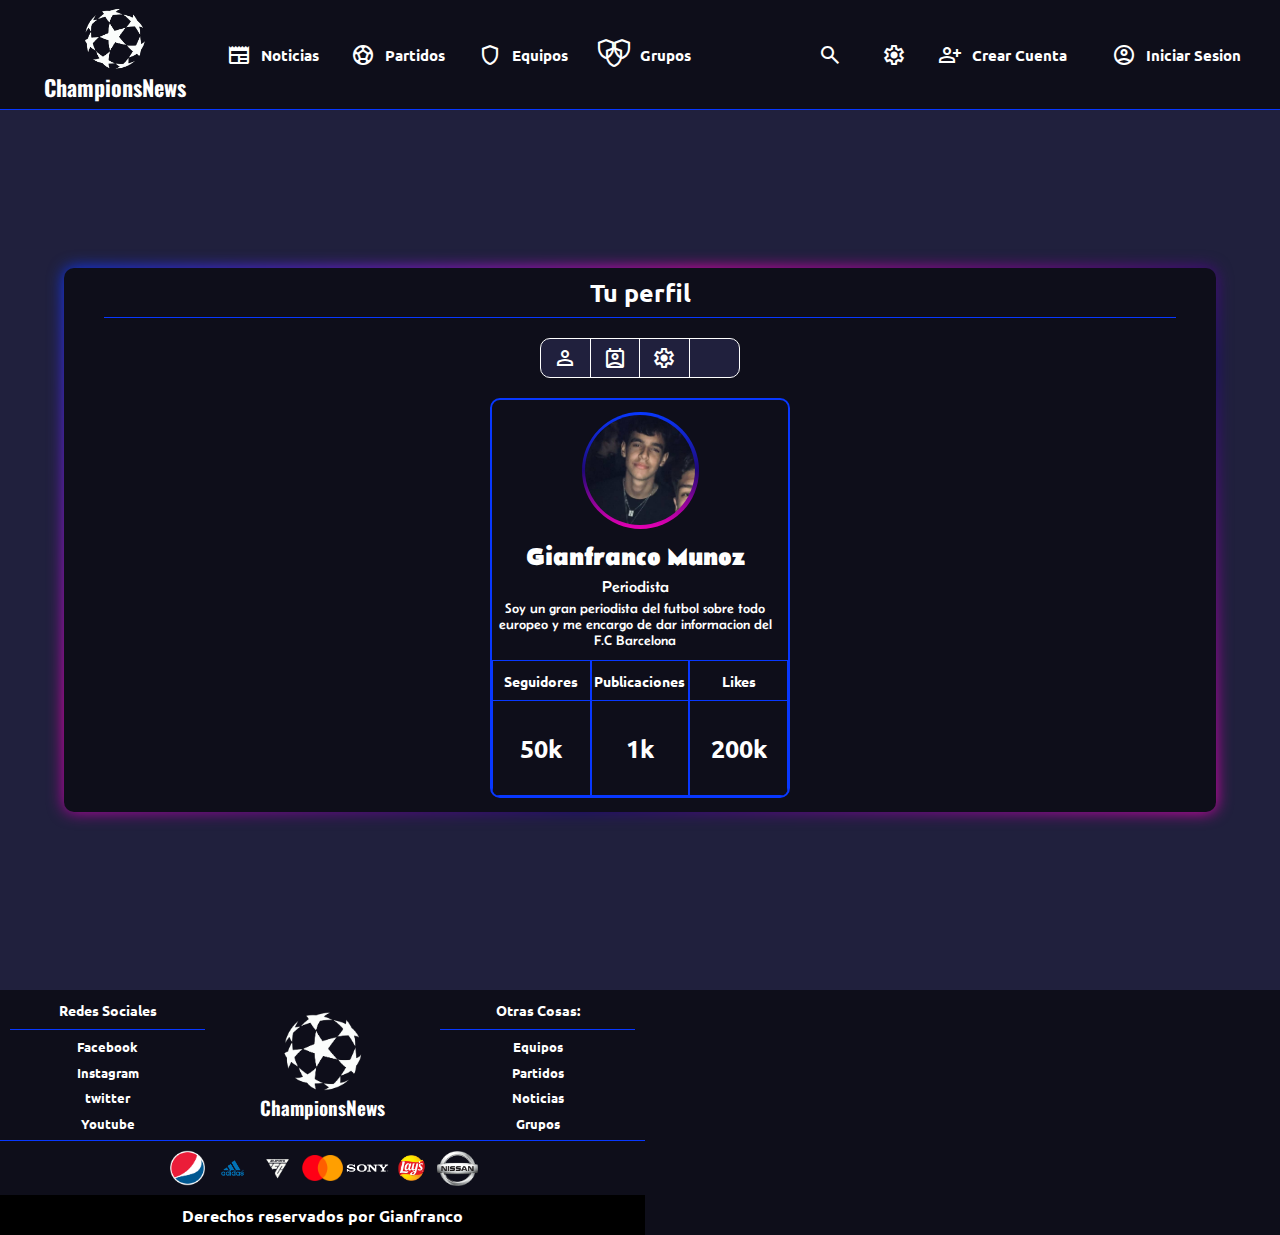
<file: index.html>
<!DOCTYPE html>
<html lang="en">
<head>
    <meta charset="UTF-8">
    <meta name="viewport" content="width=device-width, initial-scale=1.0">
    <script src="Funcion.js"></script>
    <!-- Tipografia -->
    <link rel="preconnect" href="https://fonts.googleapis.com">
<link rel="preconnect" href="https://fonts.gstatic.com" crossorigin>
<link href="https://fonts.googleapis.com/css2?family=Audiowide&family=Belanosima&family=Heebo:wght@500&family=Kanit:ital@1&family=Lato&family=Montserrat:wght@100;200&family=Noto+Sans+Display:wght@300;400&family=Noto+Sans+JP:wght@200&family=Oswald:wght@500&family=Righteous&family=Roboto+Condensed&family=Roboto:wght@100;500&family=Slabo+27px&family=Ubuntu+Condensed&family=Ubuntu:wght@300;400;500&family=Victor+Mono&display=swap" rel="stylesheet">
    <!-- ------------------------------------------- -->
    <!-- iconos -->
    <link rel="stylesheet" href="https://fonts.googleapis.com/css2?family=Material+Symbols+Outlined:opsz,wght,FILL,GRAD@20..48,100..700,0..1,-50..200" />
    <!-- ------------------------------------------- -->
    <title>Perfil</title>
    <link rel="stylesheet" href="Perfil.css">
</head>
<body>
    <header>
        <div class="Contenedor-Botones" onclick="Boton2()">
            <span class="material-symbols-outlined">settings</span>
        </div>
        <div class="Contenedor-Menu Menu" id="Menu">
            <ul class="Lista Lista-Menu">
                <a href="#"><li><span class="material-symbols-outlined">newspaper</span>Noticias</li></a>
                <a href="Partidos.html"><li><span class="material-symbols-outlined">sports_soccer</span>Partidos</li></a>
                <a href="Equipos.html"><li><span class="material-symbols-outlined">shield</span>Equipos</li></a>
                <a href="#">
                    <li>
                        <div class="Contenedor-Grupo">
                            <span class="material-symbols-outlined">shield</span>
                            <span class="material-symbols-outlined">shield</span>
                            <span class="material-symbols-outlined">shield</span>
                        </div>
                        Grupos
                    </li>
                </a>
            </ul>
        </div>
        <a href="#" class="Contenedor-Titulo">
            <img src="news champions.png" alt="">
            <h1>ChampionsNews</h1>
        </a>
        <nav class="Contenedor-Menu nav" id="nav">
            <ul class="Lista Lista-nav">
                <a  href="#" onclick="BotonBusqueda()"><li ><span class="material-symbols-outlined search">search</span><span class="Buscar">Buscar</span></li></a>
                <a href="index.html"><li><span class="material-symbols-outlined settings">settings</span><span class="Confi">Configuracion</span></li></a>
                <a href="CrearCuenta.html"><li><span class="material-symbols-outlined">person_add</span><span>Crear Cuenta</span></li></a>
                <a href="Entrada/Sesion.html"><li><span class="material-symbols-outlined">account_circle</span><span>Iniciar Sesion</span></li></a>
            </ul>
        </nav>
        <div class="Contenedor-Botones" id="Contenedor-Botones" onclick="Boton()">
            <span class="material-symbols-outlined">menu</span>
        </div>
    </header>

    <div class="Fondo"></div>
    <section class="Busqueda">
        <button class="X" onclick="BotonCerrar()"><span class="material-symbols-outlined">close</span></button>
        <div class="Barra-busqueda">
            <input type="text" placeholder="Busqueda...">
            <button><span class="material-symbols-outlined search">search</span><span class="Buscar"></span></button>
        </div>
        <div class="Historial">

        </div>
    </section>

    <section class="Contenedor-Perfil">
        <div class="Titulo-Perfil">
            <h1 id="Perfilito">Tu perfil</h1>
        </div>
        <div class="Opcion-Perfil">
            <div class="Opciones">
                <div onclick="Opciones()"><span class="material-symbols-outlined">person</span></div>
                <div onclick="Opciones2()"><span class="material-symbols-outlined">perm_contact_calendar</span></div>
                <div onclick="Opciones3()"><span class="material-symbols-outlined">settings</span></div>
                <div></div>
            </div>
        </div>
        <div class="Contenido-Perfil">
            <div class="Perfil" id="Perfil-Datos">
                <div class="Contenedor-Imagen">
                    <div class="Imagen">
                        <img src="yo.jpg" alt="">
                    </div>
                </div>
                
                <div class="Contenedor-Info">
                    <h3>Gianfranco Munoz</h3>
                    <p>Periodista</p>
                    <p class="Descripcion">Soy un gran periodista del futbol sobre todo europeo y me encargo de dar informacion del F.C Barcelona</p>
                </div>
                <div class="Contenedor-SPM">
                    <div class="Seguidores">
                        <div class="Titulo-Datos">
                            <h3>Seguidores</h3>
                        </div>
                        
                        <div class="Datos">
                            <p>50k</p>
                        </div>
                    </div>
                    <div class="Publicaciones">
                        <div class="Titulo-Datos">
                            <h3>Publicaciones</h3>
                        </div>
                        
                        <div class="Datos">
                            <p>1k</p>
                        </div>
                    </div>
                    <div class="Likes">
                        <div class="Titulo-Datos">
                            <h3>Likes</h3>
                        </div>
                        
                        <div class="Datos">
                            <p>200k</p>
                        </div>
                    </div>
                </div>
            </div>

            <form action="" class="Contenedor-Ajustes" id="Ajustes">
                <div class="Contenedor-Inputs">
                    <div class="Contenedor-IL">
                        <input type="text">
                        <label for="">Nombre</label>
                    </div>
                </div>
                <div class="Contenedor-Inputs">
                    <div class="Contenedor-IL">
                        <input type="text">
                        <label for="">Apellido</label>
                    </div>
                </div>
                <div class="Contenedor-Inputs">
                    <div class="Contenedor-IL">
                        <input type="text">
                        <label for="">Cedula</label>
                    </div>
                </div>
                <div class="Contenedor-Inputs">
                    <div class="Contenedor-IL">
                        <input type="text">
                        <label for="">Telefono</label>
                    </div>
                </div>
                <div class="Contenedor-Inputs">
                    <div class="Contenedor-IL">
                        <input type="text">
                        <label for="">Edad</label>
                    </div>
                </div>
                <div class="Contenedor-Inputs">
                    <div class="Contenedor-IL">
                        <input type="text">
                        <label for="">Usuario</label>
                    </div>
                </div>
                <div class="Contenedor-Inputs">
                    <div class="Contenedor-IL">
                        <input type="text">
                        <label for="">Email</label>
                    </div>
                </div>
                <div class="Contenedor-Inputs">
                    <div class="Contenedor-IL">
                        <input type="text">
                        <label for="">Password</label>
                    </div>
                    <div class="Cambio-Password">
                        <a href="#"><p>Deseas Cambiar tu Password?</p></a>
                    </div>
                </div>
                <div class="Contenedor-Boton">
                    <input type="submit" value="Confirmar Cambio">
                </div>
            </form>
            <div class="Configuracion" id="Confi">
                <div class="Configuraciones">
                    <div class="Opcion-Texto">
                        <h4>Fondo Oscuro / Claro</h4>
                        <p>Para definir el fondo claro o Oscuro</p>
                    </div>
                    <div class="Boton-Active">
                        <div id="Botoncito">
                            <button id="Buttoncito" onclick="Botoncito()"></button>
                        </div>
                    </div>
                    
                </div>
                <div class="Configuraciones">
                    <div class="Opcion-Texto">
                        <h4>Notificaciones</h4>
                        <p>Te llegaran noticias de los Lideres de ChampionsNews</p>
                    </div>
                    <div class="Boton-Active">
                        <div id="Botoncito">
                            <button id="Buttoncito" onclick="Botoncito()"></button>
                        </div>
                    </div>
                    
                </div>
                <div class="Configuraciones">
                    <div class="Opcion-Texto">
                        <h4>Subscripciones</h4>
                        <p>Te llegaran publicaciones de la gente a la cual estas subscrita </p>
                    </div>
                    <div class="Boton-Active">
                        <div id="Botoncito">
                            <button id="Buttoncito" onclick="Botoncito()"></button>
                        </div>
                    </div>
                    
                </div>
                <div class="Configuraciones">
                    <div class="Opcion-Texto">
                        <h4>Menciones</h4>
                        <p>Prodras ver quien te menciona</p>
                    </div>
                    <div class="Boton-Active">
                        <div id="Botoncito">
                            <button id="Buttoncito" onclick="Botoncito()"></button>
                        </div>
                    </div>
                    
                </div>
                <div class="Configuraciones">
                    <div class="Opcion-Texto">
                        <h4>Contenido Compartido</h4>
                        <p>Prodras ver la gente que comparte tus publicaciones</p>
                    </div>
                    <div class="Boton-Active">
                        <div id="Botoncito">
                            <button id="Buttoncito" onclick="Botoncito()"></button>
                        </div>
                    </div>
                </div>
                <div class="Configuraciones">
                    <div class="Opcion-Texto">
                        <h4>Idioma</h4>
                        <p>Para definir el idioma que quieres que este la pagina</p>
                    </div>
                    <div class="Boton-Active">
                    </div>
                </div>
            </div>
        </div>
    </section>

    



    <footer>
        <div class="Footer-Redes">
            <div class="Titulo">
                <h3>Redes Sociales</h3>
            </div>
            <ul class="Lista-Footer">
                <li><a href="#">Facebook</a></li>
                <li><a href="#">Instagram</a></li>
                <li><a href="#">twitter</a></li>
                <li><a href="#">Youtube</a></li>
            </ul>
        </div>
        <div class="Footer-Titulo">
            <img src="news champions.png" alt="">
            <h1>ChampionsNews</h1>
        </div>
        <div class="Footer-Opciones">
            <div class="Titulo">
                <h3>Otras Cosas:</h3>
            </div>
            <ul class="Lista-Footer ListaOtros">
                <li><a href="#">Equipos</a></li>
                <li><a href="#">Partidos</a></li>
                <li><a href="#">Noticias</a></li>
                <li><a href="#">Grupos</a></li>
            </ul>
        </div>
        <div class="Patrocineos">
            <img src="pepsi.png" alt="" id="Pepsi">
            <img src="adidas.png" alt="">
            <img src="fifa.png" alt="">
            <img src="logo-Mastercard.png" alt="">
            <img src="sony.png" alt="">
            <img src="Logo-lays.png" alt="">
            <img src="nissan.png" alt="">
        </div>
        <div class="Derechos">
            <p>Derechos reservados por Gianfranco</p>
        </div>
    </footer>
</body>
</html>
</file>
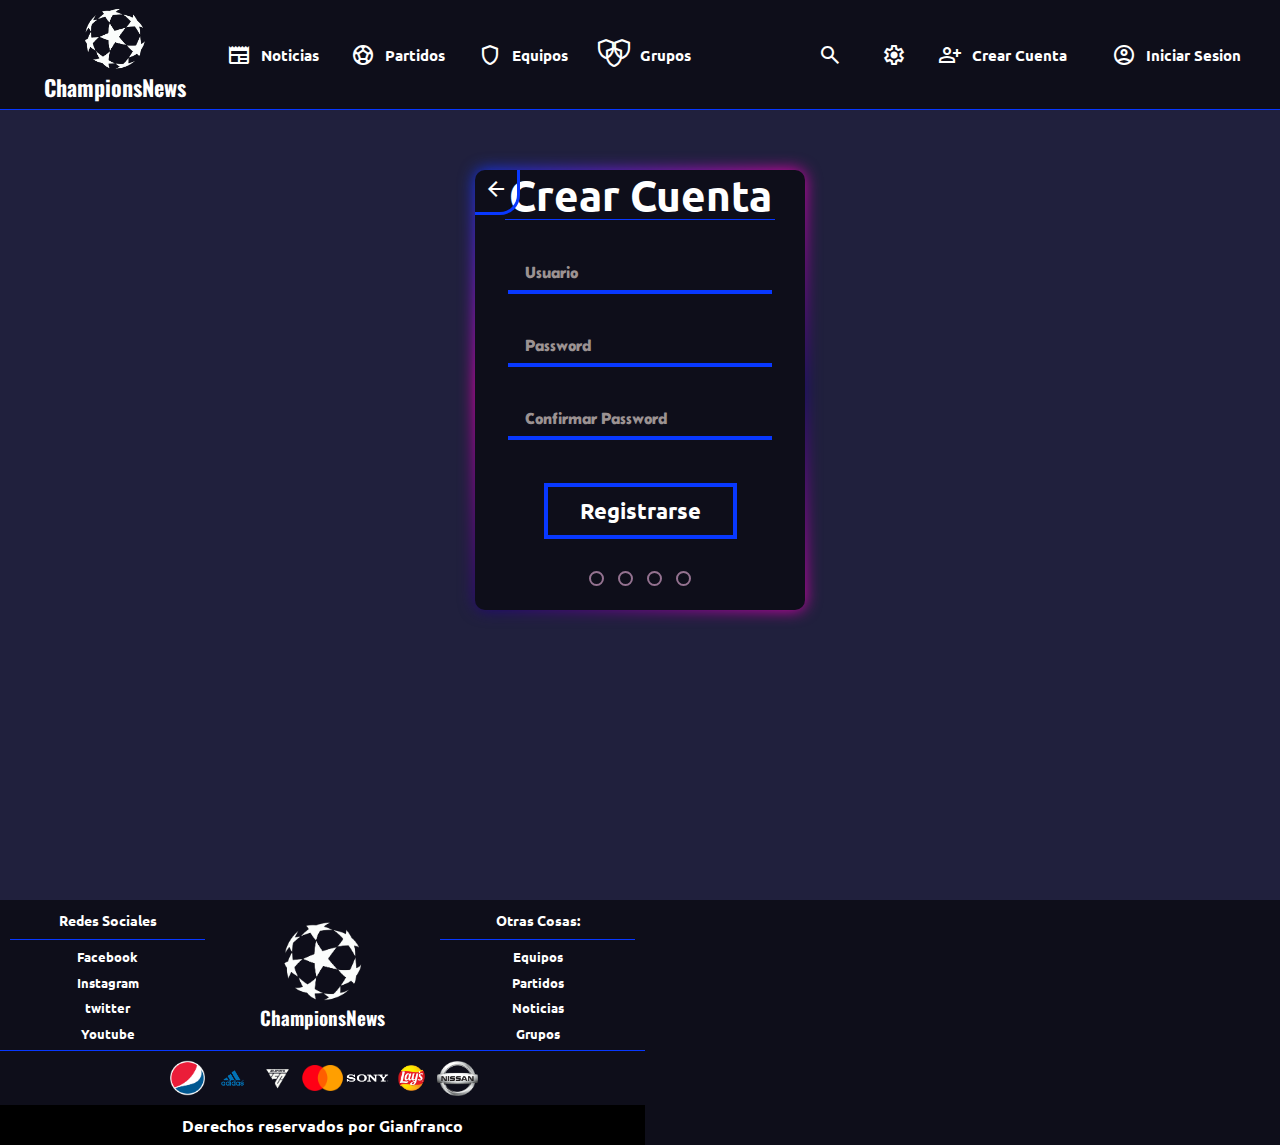
<file: CrearCuenta.html>
<!DOCTYPE html>
<html lang="en">
<head>
    <meta charset="UTF-8">
    <meta name="viewport" content="width=device-width, initial-scale=1.0">
    <link rel="stylesheet" href="CrearCuenta.css">
    <script src="Funcion.js"></script>
    <title>Document</title>
    <link rel="preconnect" href="https://fonts.googleapis.com">
<link rel="preconnect" href="https://fonts.gstatic.com" crossorigin>
<link href="https://fonts.googleapis.com/css2?family=Audiowide&family=Belanosima&family=Heebo:wght@500&family=Kanit:ital@1&family=Lato&family=Montserrat:wght@100;200&family=Noto+Sans+Display:wght@300;400&family=Noto+Sans+JP:wght@200&family=Oswald:wght@500&family=Righteous&family=Roboto+Condensed&family=Roboto:wght@100;500&family=Slabo+27px&family=Ubuntu+Condensed&family=Ubuntu:wght@300;400;500&family=Victor+Mono&display=swap" rel="stylesheet">
    <!-- ------------------------------------------- -->
    <link rel="stylesheet" href="https://fonts.googleapis.com/css2?family=Material+Symbols+Outlined:opsz,wght,FILL,GRAD@20..48,100..700,0..1,-50..200" />
<body>
    <header>
        <div class="Contenedor-Botones" onclick="Boton2()">
            <span class="material-symbols-outlined">settings</span>
        </div>
        <div class="Contenedor-Menu Menu" id="Menu">
            <ul class="Lista Lista-Menu">
                <a href="#"><li><span class="material-symbols-outlined">newspaper</span>Noticias</li></a>
                <a href="Partidos.html"><li><span class="material-symbols-outlined">sports_soccer</span>Partidos</li></a>
                <a href="Equipos.html"><li><span class="material-symbols-outlined">shield</span>Equipos</li></a>
                <a href="#">
                    <li>
                        <div class="Contenedor-Grupo">
                            <span class="material-symbols-outlined">shield</span>
                            <span class="material-symbols-outlined">shield</span>
                            <span class="material-symbols-outlined">shield</span>
                        </div>
                        Grupos
                    </li>
                </a>
            </ul>
        </div>
        <a href="#" class="Contenedor-Titulo">
            <img src="news champions.png" alt="">
            <h1>ChampionsNews</h1>
        </a>
        <nav class="Contenedor-Menu nav" id="nav">
            <ul class="Lista Lista-nav">
                <a href="#"><li><span class="material-symbols-outlined search">search</span><span class="Buscar">Buscar</span></li></a>
                <a href="index.html"><li><span class="material-symbols-outlined settings">settings</span><span class="Confi">Configuracion</span></li></a>
                <a href="#"><li><span class="material-symbols-outlined">person_add</span><span>Crear Cuenta</span></li></a>
                <a href="Sesion.html"><li><span class="material-symbols-outlined">account_circle</span><span>Iniciar Sesion</span></li></a>
            </ul>
        </nav>
        <div class="Contenedor-Botones" id="Contenedor-Botones" onclick="Boton()">
            <span class="material-symbols-outlined">menu</span>
        </div>
    </header>
    <section class="Crear-Cuenta" id="Pantalla1">
        
        <div class="Contenedor-Crear">
            <h1>Crear Cuenta</h1>
        </div>
        <div class="Contenedor-Crear">
            <div class="Contenedor-inputs">
                <input type="text">
                <label for="">Nombre</label>
            </div>
            <div class="Contenedor-inputs">
                <input type="text">
                <label for="">Apellido</label>
            </div>
            <div class="Contenedor-inputs">
                <input type="text">
                <label for="">Cedula</label>
            </div>
        </div>
        <div class="Contenedor-Crear">
            <a href="Sesion.html"><p>Ya tienes una cuenta?</p></a>
        </div>
        <div class="Contenedor-Crear">
            <button onclick="CambiarPantalla('Pantalla1', 'Pantalla2', 'Circulo2');">Siguiente</button>
        </div>
        <div class="Contenedor-Crear">
            <div id="Circulo1"></div>
            <div></div>
            <div></div>
            <div></div>
        </div>
    </section>
    <section class="Crear-Cuenta" id="Pantalla2">
        <div class="Contenedor-Crear">
            <button onclick="DevolverPantalla('Pantalla2', 'Pantalla1')"><span class="material-symbols-outlined">arrow_back</span></button>
            <h1>Crear Cuenta</h1>
        </div>
        <div class="Contenedor-Crear">
            <div class="Contenedor-inputs">
                <input type="text">
                <label for="">Telefono</label>
            </div>
            <div class="Contenedor-inputs">
                <input type="text">
                <label for="">Edad</label>
            </div>
            <div class="Contenedor-inputs">
                <input type="text">
                <label for="">Nacimiento</label>
            </div>
        </div>
        <div class="Contenedor-Crear">
            <a href=""><p>Ya tienes una cuenta?</p></a>
        </div>
        <div class="Contenedor-Crear">
            <button onclick="CambiarPantalla('Pantalla2', 'Pantalla3', 'Circulo3');">Siguiente</button>
        </div>
        <div class="Contenedor-Crear">
            <div></div>
            <div id="Circulo2"></div>
            <div></div>
            <div></div>
        </div>
    </section>
    <section class="Crear-Cuenta" id="Pantalla3">
        <div class="Contenedor-Crear">
            <button onclick="DevolverPantalla('Pantalla3', 'Pantalla2');"><span class="material-symbols-outlined">arrow_back</span></button>
            <h1>Crear Cuenta</h1>
        </div>
        <div class="Contenedor-Crear">
            <div class="Contenedor-inputs">
                <input type="text">
                <label for="">Pais</label>
            </div>
            <div class="Contenedor-inputs">
                <input type="text">
                <label for="">Ciudad</label>
            </div>
            <div class="Contenedor-inputs">
                <input type="text">
                <label for="">Direccion</label>
            </div>
        </div>
        <div class="Contenedor-Crear">
            <a href=""><p>Ya tienes una cuenta?</p></a>
        </div>
        <div class="Contenedor-Crear">
            <button onclick="CambiarPantalla('Pantalla3', 'Pantalla4', 'Circulo4');">Siguiente</button>
        </div>
        <div class="Contenedor-Crear">
            <div></div>
            <div></div>
            <div id="Circulo3"></div>
            <div></div>
        </div>
    </section>
    <section class="Crear-Cuenta" id="Pantalla4">
        <div class="Contenedor-Crear">
            <button onclick="DevolverPantalla('Pantalla4', 'Pantalla3');"><span class="material-symbols-outlined">arrow_back</span></button>
            <h1>Crear Cuenta</h1>
        </div>
        <div class="Contenedor-Crear">
            <div class="Contenedor-inputs">
                <input type="text">
                <label for="">Usuario</label>
            </div>
            <div class="Contenedor-inputs">
                <input type="text">
                <label for="">Password</label>
            </div>
            <div class="Contenedor-inputs">
                <input type="text">
                <label for="">Confirmar Password</label>
            </div>
        </div>
        <div class="Contenedor-Crear">
            <a href=""><p>Ya tienes una cuenta?</p></a>
        </div>
        <div class="Contenedor-Crear">
            <input type="submit" value="Registrarse" id="Boton-Crear">
        </div>
        <div class="Contenedor-Crear">
            <div></div>
            <div></div>
            <div></div>
            <div id="Circulo4"></div>
        </div>
    </section>
    <footer>
        <div class="Footer-Redes">
            <div class="Titulo">
                <h3>Redes Sociales</h3>
            </div>
            <ul class="Lista-Footer">
                <li><a href="#">Facebook</a></li>
                <li><a href="#">Instagram</a></li>
                <li><a href="#">twitter</a></li>
                <li><a href="#">Youtube</a></li>
            </ul>
        </div>
        <div class="Footer-Titulo">
            <img src="news champions.png" alt="">
            <h1>ChampionsNews</h1>
        </div>
        <div class="Footer-Opciones">
            <div class="Titulo">
                <h3>Otras Cosas:</h3>
            </div>
            <ul class="Lista-Footer ListaOtros">
                <li><a href="#">Equipos</a></li>
                <li><a href="#">Partidos</a></li>
                <li><a href="#">Noticias</a></li>
                <li><a href="#">Grupos</a></li>
            </ul>
        </div>
        <div class="Patrocineos">
            <img src="pepsi.png" alt="" id="Pepsi">
            <img src="adidas.png" alt="">
            <img src="fifa.png" alt="">
            <img src="logo-Mastercard.png" alt="">
            <img src="sony.png" alt="">
            <img src="Logo-lays.png" alt="">
            <img src="nissan.png" alt="">
        </div>
        <div class="Derechos">
            <p>Derechos reservados por Gianfranco</p>
        </div>
    </footer>
</body>
</html>
</file>
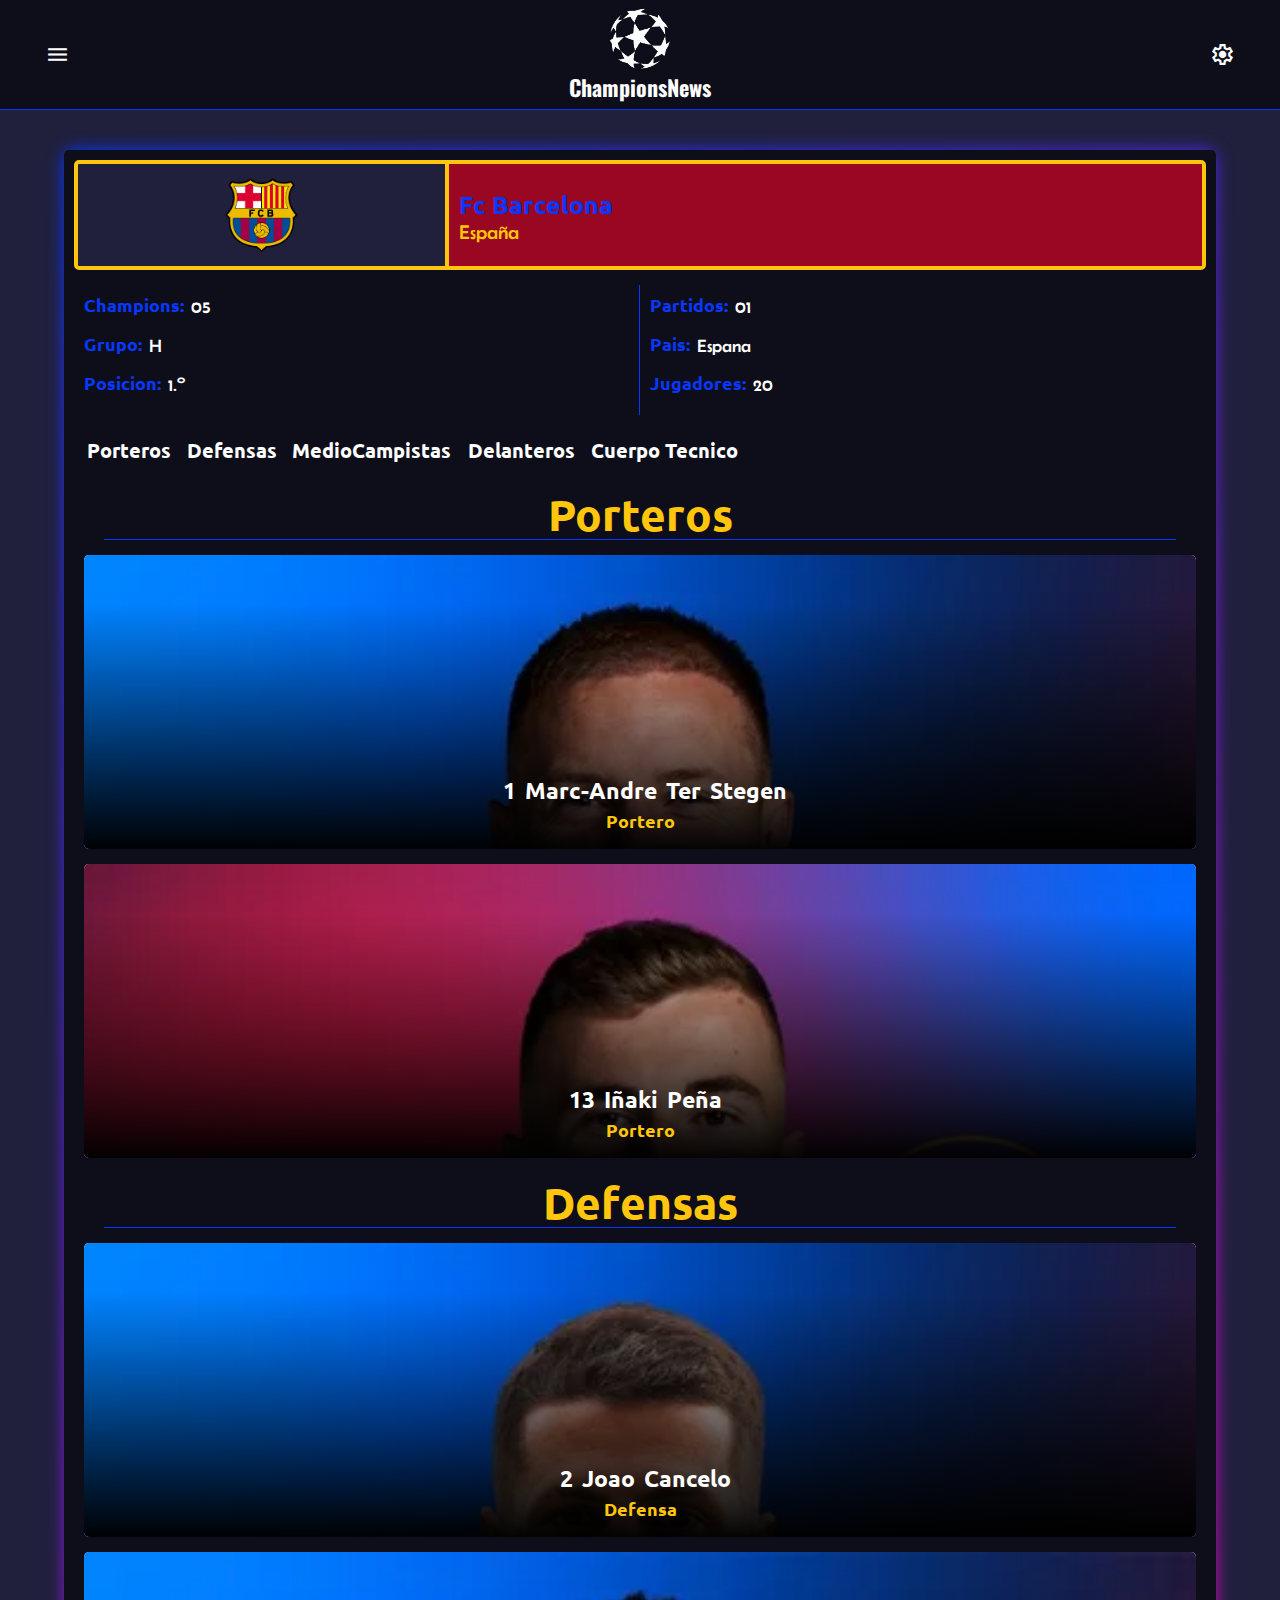
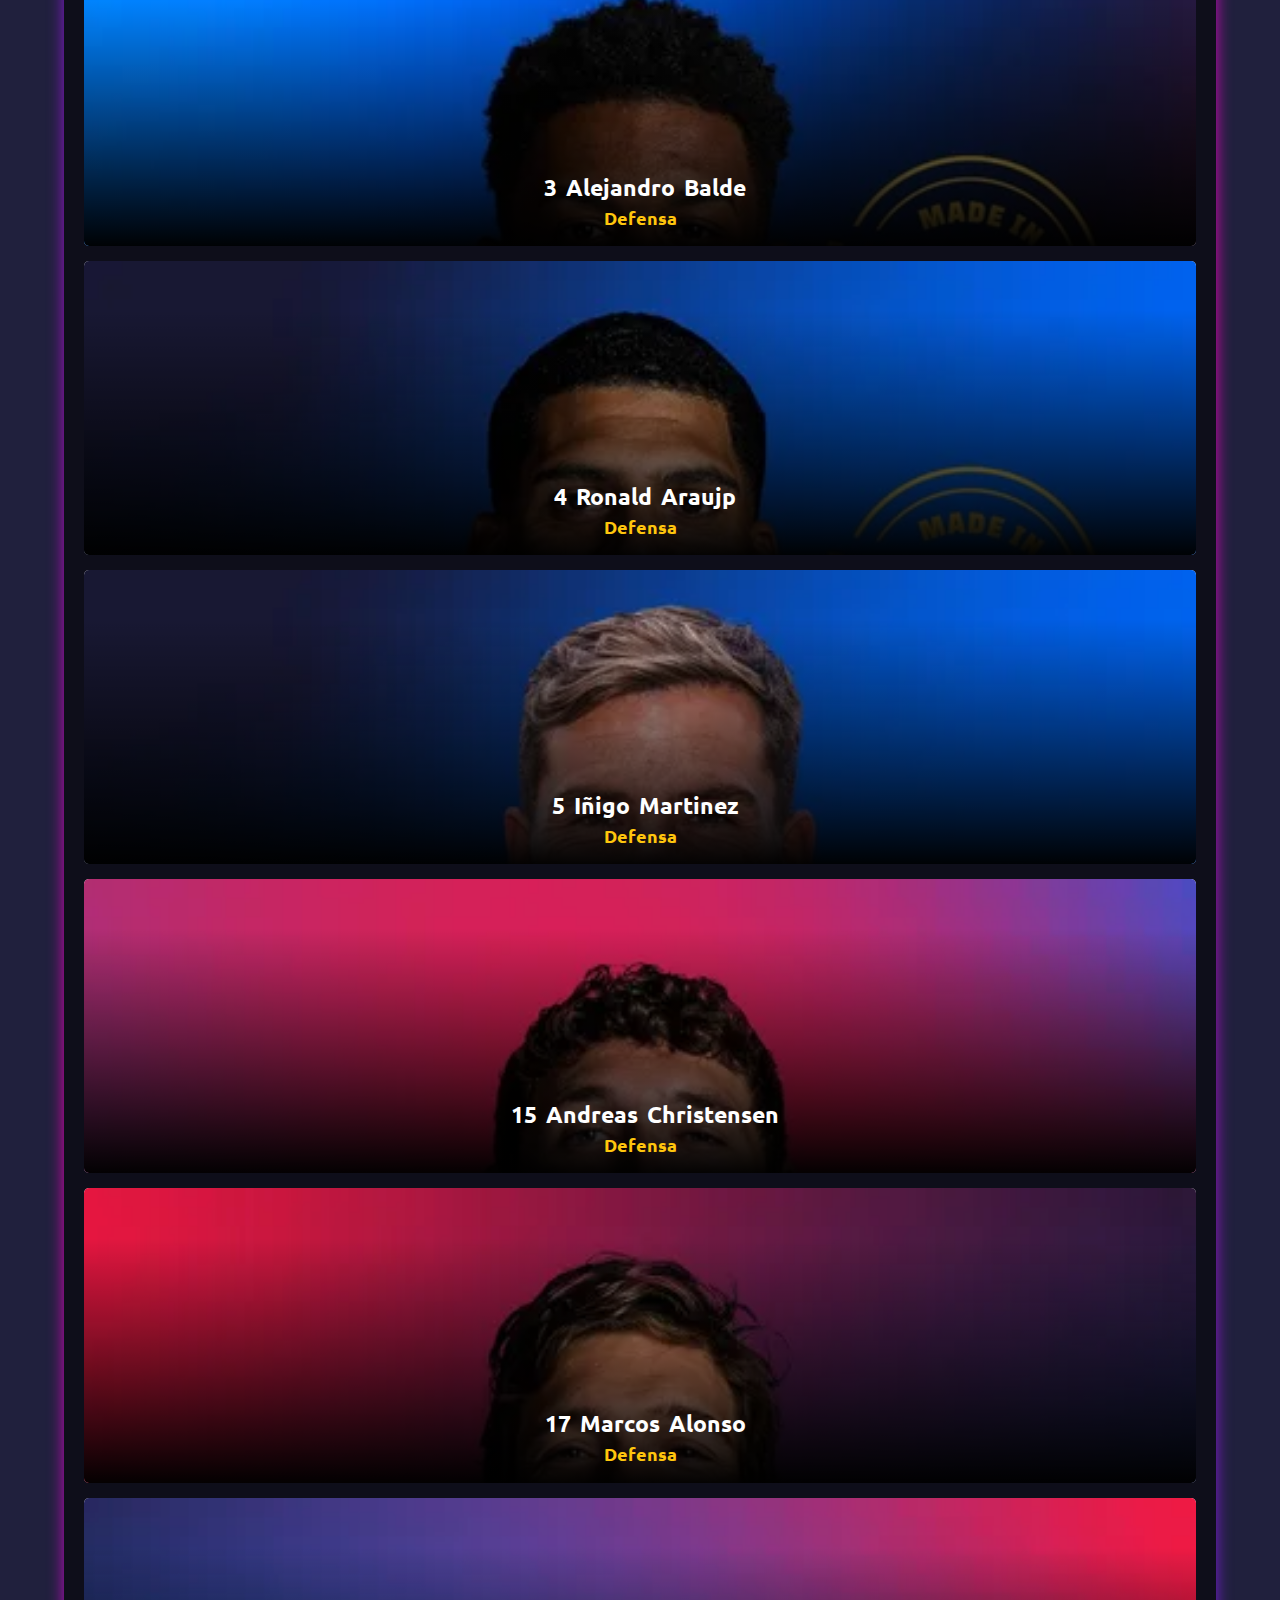
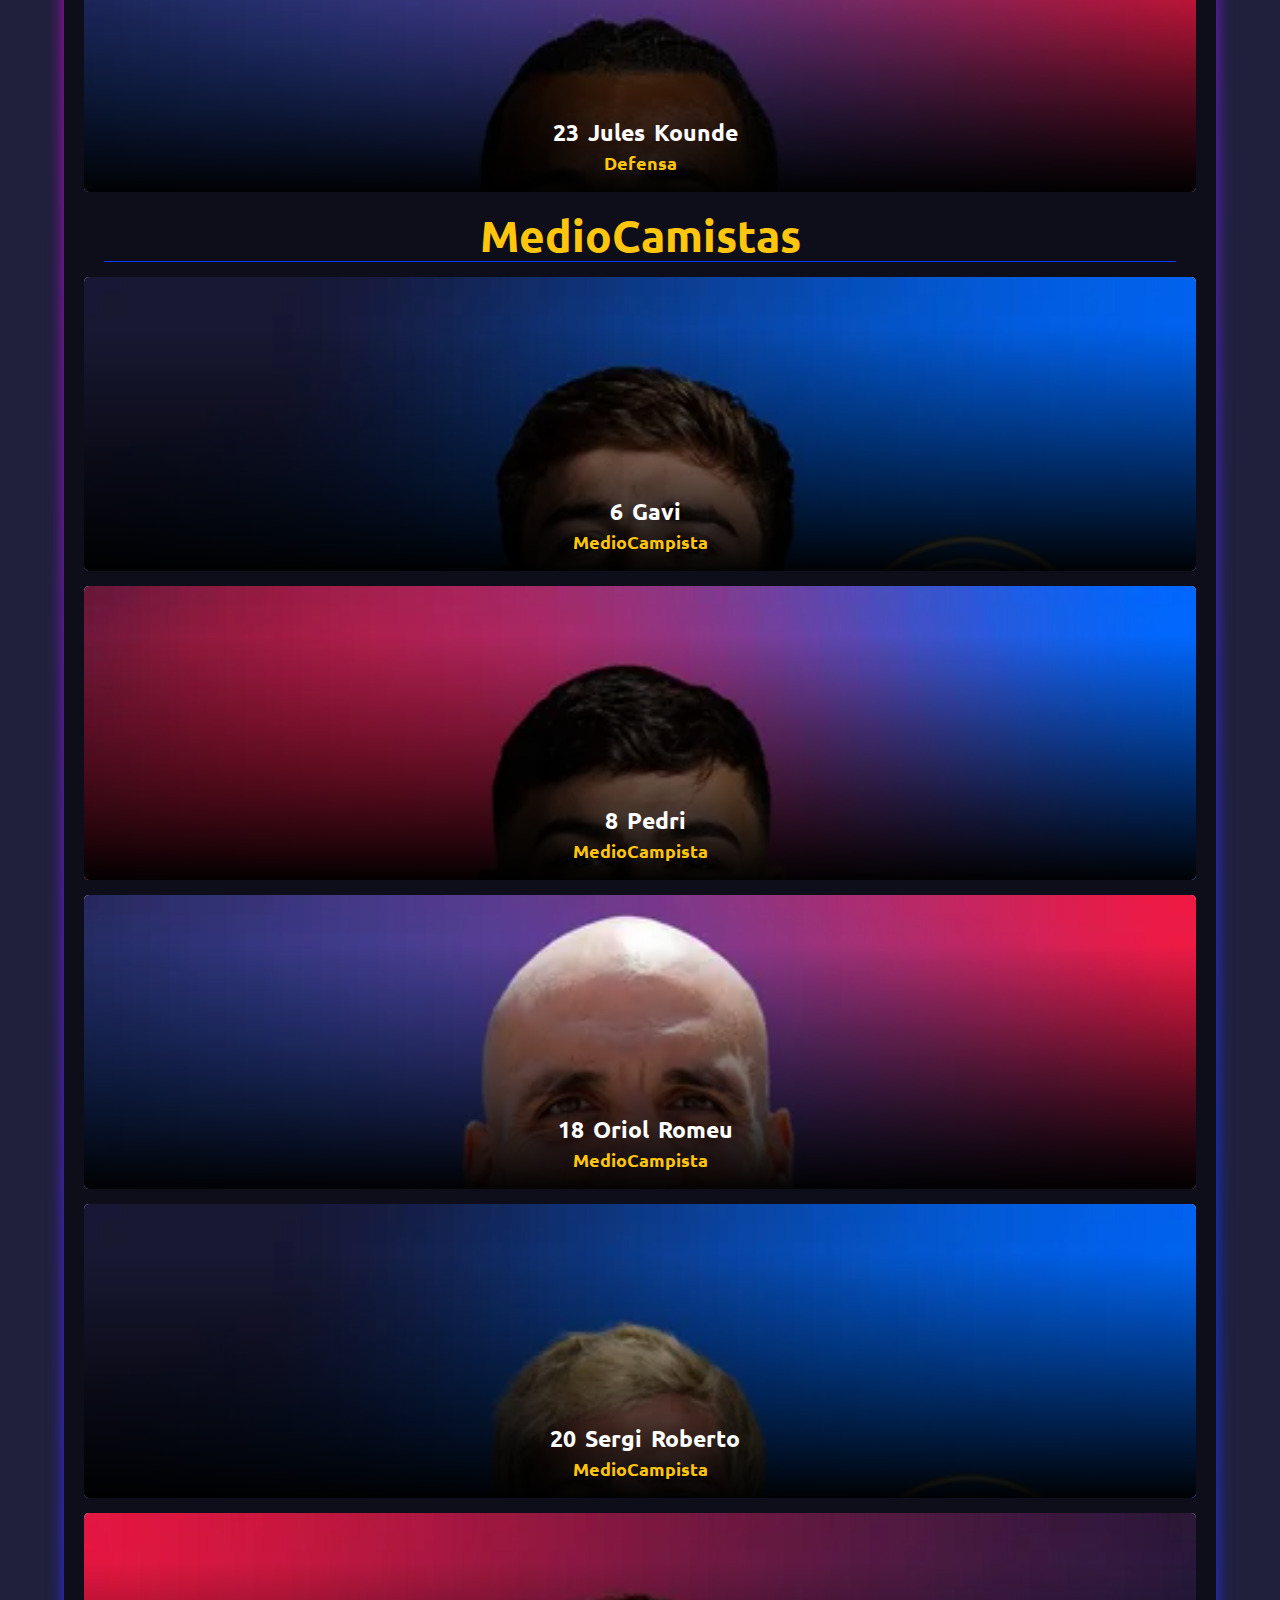
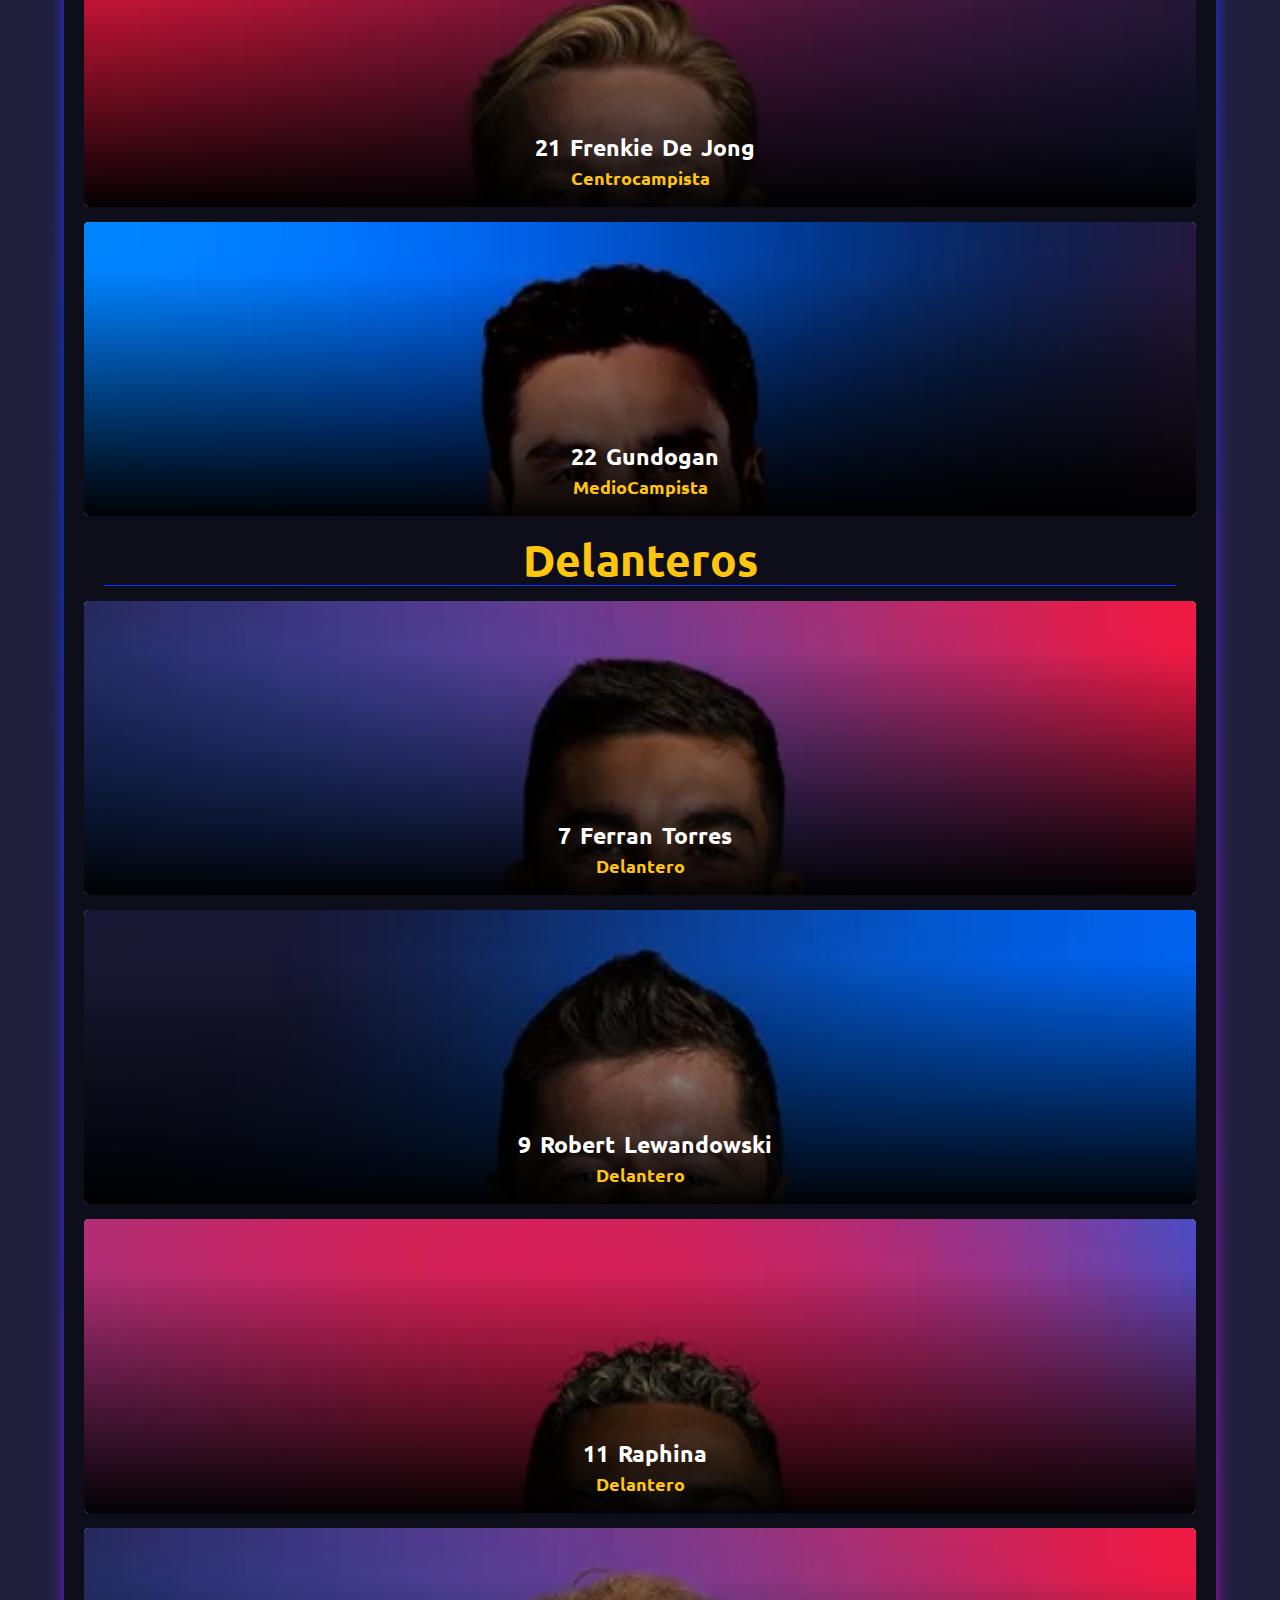
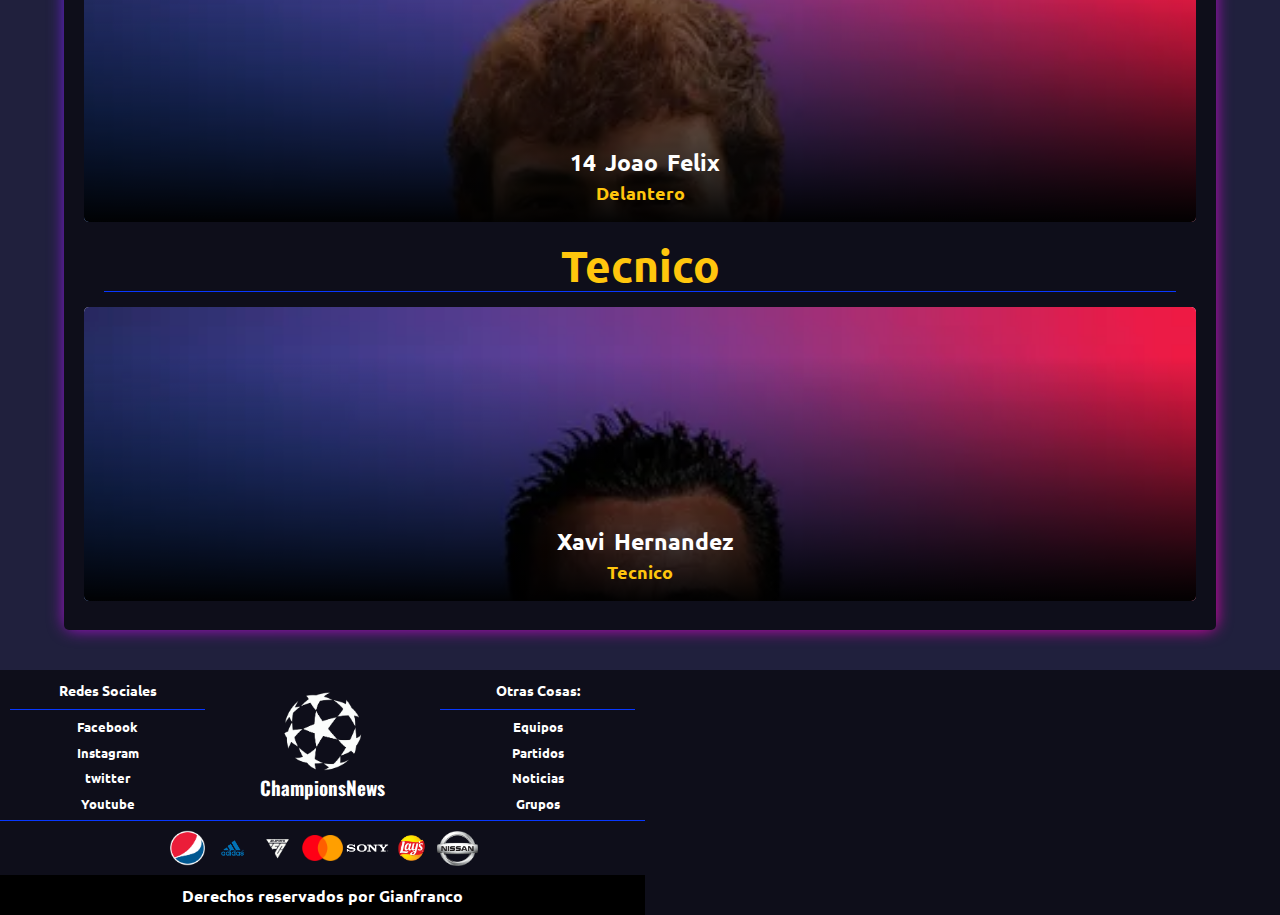
<file: MiEquipo.html>
<!DOCTYPE html>
<html lang="en">
<head>
    <meta charset="UTF-8">
    <meta name="viewport" content="width=device-width, initial-scale=1.0">
    <title>Barcelona</title>
    <script src="Funcion.js"></script>
    <link rel="stylesheet" href="MiEquipo.css">
    <link rel="stylesheet" href="https://fonts.googleapis.com/css2?family=Material+Symbols+Outlined:opsz,wght,FILL,GRAD@20..48,100..700,0..1,-50..200" />
    <link rel="preconnect" href="https://fonts.gstatic.com" crossorigin>
<link href="https://fonts.googleapis.com/css2?family=Audiowide&family=Belanosima&family=Heebo:wght@500&family=Kanit:ital@1&family=Lato&family=Montserrat:wght@100;200&family=Noto+Sans+Display:wght@300;400&family=Noto+Sans+JP:wght@200&family=Oswald:wght@500&family=Righteous&family=Roboto+Condensed&family=Roboto:wght@100;500&family=Slabo+27px&family=Ubuntu+Condensed&family=Ubuntu:wght@300;400;500&family=Victor+Mono&display=swap" rel="stylesheet">
    <!-- ------------------------------------------- -->
    <link rel="stylesheet" href="https://fonts.googleapis.com/css2?family=Material+Symbols+Outlined:opsz,wght,FILL,GRAD@20..48,100..700,0..1,-50..200" />
</head>
<body>
    <header>
        <div class="Contenedor-Botones" onclick="Boton2()">
            <span class="material-symbols-outlined">settings</span>
        </div>
        <div class="Contenedor-Menu Menu" id="Menu">
            <ul class="Lista Lista-Menu">
                <a href="#"><li><span class="material-symbols-outlined">newspaper</span>Noticias</li></a>
                <a href="Partidos.html"><li><span class="material-symbols-outlined">sports_soccer</span>Partidos</li></a>
                <a href="Equipos.html"><li><span class="material-symbols-outlined">shield</span>Equipos</li></a>
                <a href="#">
                    <li>
                        <div class="Contenedor-Grupo">
                            <span class="material-symbols-outlined">shield</span>
                            <span class="material-symbols-outlined">shield</span>
                            <span class="material-symbols-outlined">shield</span>
                        </div>
                        Grupos
                    </li>
                </a>
            </ul>
        </div>
        <a href="#" class="Contenedor-Titulo">
            <img src="news champions.png" alt="">
            <h1>ChampionsNews</h1>
        </a>
        <nav class="Contenedor-Menu nav" id="nav">
            <ul class="Lista Lista-nav">
                <a href="#"><li><span class="material-symbols-outlined search">search</span><span class="Buscar">Buscar</span></li></a>
                <a href="index.html"><li><span class="material-symbols-outlined settings">settings</span><span class="Confi">Configuracion</span></li></a>
                <a href="CrearCuenta.html"><li><span class="material-symbols-outlined">person_add</span><span>Crear Cuenta</span></li></a>
                <a href="#"><li><span class="material-symbols-outlined">account_circle</span><span>Iniciar Sesion</span></li></a>
            </ul>
        </nav>
        <div class="Contenedor-Botones" id="Contenedor-Botones" onclick="Boton()">
            <span class="material-symbols-outlined">menu</span>
        </div>
    </header>
    <section class="Contendor-Equipo">
        <div class="Equipo">
            <div class="Logros">
                <div class="Contenedor-Imagen">
                    <img src="barcelona.png" alt="Barcelona">
                </div>
                <div class="Contenedor-Texto">
                    <div class="Texto">
                        <p>Fc Barcelona</p>
                        <p>España</p>
                    </div>  
                </div>
            </div>
            <div class="Logros">
                <div class="Logros-Champions">
                    <div class="Datos">
                        <div class="Contenedor-Datos">
                            <label for="">Champions:</label>
                            <p>05</p>
                        </div>
                        
                    </div>
                    <div class="Datos">
                        <div class="Contenedor-Datos">
                            <label for="">Grupo:</label>
                            <p>H</p>
                        </div>
                        
                    </div>
                    <div class="Datos">
                        <div class="Contenedor-Datos">
                            <label for="">Posicion:</label>
                            <p>1.º</p>
                        </div>
                        
                    </div>
                </div>
                <div class="Logros-Champions">
                    <div class="Datos">
                        <div class="Contenedor-Datos">
                            <label for="">Partidos:</label>
                            <p>01</p>
                        </div>
                        
                    </div>
                    <div class="Datos">
                        <div class="Contenedor-Datos">
                            <label for="">Pais:</label>
                            <p>Espana</p>
                        </div>
                        
                    </div>
                    <div class="Datos">
                        <div class="Contenedor-Datos">
                            <label for="">Jugadores:</label>
                            <p>20</p>
                        </div>
                        
                    </div>                
                </div>
            </div>
        </div>
        <div class="Equipo">
            <button class="Porteros" onclick="scrollToSection('Equipo-Porteros')">
                <p>Porteros</p>
            </button>
            <button class="Defensas" onclick="scrollToSection('Equipo-Defensas')">
                <p>Defensas</p>
            </button>
            <button class="Mediocampistas" onclick="scrollToSection('Equipo-Medio')">
                <p>MedioCampistas</p>
            </button>
            <button class="Delanteros" onclick="scrollToSection('Equipo-Delanteros')">
                <p>Delanteros</p>
            </button>
            <button class="CuerpoTecnico" onclick="scrollToSection('Equipo-CuerpoTecnico')">
                <p>Cuerpo Tecnico</p>
            </button>
        </div>
        <div class="Equipo">
            <div class="Equipo-Porteros" id="Equipo-Porteros">
                <div class="Porteros-Titulo">
                    <h1>Porteros</h1>
                </div>
                <button class="Jugador-Portero" onclick="Datos('Jugador1', 'Datos1');">
                    <img src="Portero1.webp" alt="Ter Stegen">
                    <div class="Fondo-Jugador-Equipo">
                        <div class="Texto-Jugador-Equipo" id="Jugador1">
                            <p>1 Marc-Andre Ter Stegen</p>
                            <p>Portero</p>
                        </div>
                        <div class="Datos-Jugador" id="Datos1">
                            <div class="Datos">
                                <p>01</p>
                                <h4>Partidos</h4>
                            </div>
                            <div class="Datos">
                                <p>03</p>
                                <h4>Atajadas</h4>
                            </div>
                            <div class="Datos">
                                <p>0</p>
                                <h4>MVP</h4>
                            </div>
                        </div>
                    </div>
                </button>
                <button class="Jugador-Portero" onclick="Datos('Jugador2', 'Datos2');">
                    <img src="Portero2.webp" alt="Iñaki Peña">
                    <div class="Fondo-Jugador-Equipo">
                        <div class="Texto-Jugador-Equipo" id="Jugador2">
                            <p>13 Iñaki Peña</p>
                            <p>Portero</p>
                        </div>
                        <div class="Datos-Jugador" id="Datos2">
                            <div class="Datos">
                                <p>0</p>
                                <h4>Partidos</h4>
                            </div>
                            <div class="Datos">
                                <p>0</p>
                                <h4>Atajadas</h4>
                            </div>
                            <div class="Datos">
                                <p>0</p>
                                <h4>MVP</h4>
                            </div>
                        </div>
                    </div>
                </div>
            </button>
            <div class="Equipo-Defensas" id="Equipo-Defensas">
                <div class="Defensas-Titulo">
                    <h1>Defensas</h1>
                </div>
                <button class="Jugador-Defensa" onclick="Datos('Jugador3', 'Datos3');">
                    <img src="Defensa1.webp" alt="Joao Cancelo">
                    <div class="Fondo-Jugador-Equipo">
                        <div class="Texto-Jugador-Equipo" id="Jugador3">
                            <p>2 Joao Cancelo</p>
                            <p>Defensa</p>
                        </div>
                        <div class="Datos-Jugador" id="Datos3">
                            <div class="Datos">
                                <p>01</p>
                                <h4>Partidos</h4>
                            </div>
                            <div class="Datos">
                                <p>0</p>
                                <h4>Goles</h4>
                            </div>
                            <div class="Datos">
                                <p>0</p>
                                <h4>MVP</h4>
                            </div>
                        </div>
                    </div>
                </button>
                <button class="Jugador-Defensa" onclick="Datos('Jugador4', 'Datos4');">
                    <img src="Defensa2.webp" alt="Balde">
                    <div class="Fondo-Jugador-Equipo">
                        <div class="Texto-Jugador-Equipo" id="Jugador4">
                            <p>3 Alejandro Balde</p>
                            <p>Defensa</p>
                        </div>
                        <div class="Datos-Jugador" id="Datos4">
                            <div class="Datos">
                                <p>01</p>
                                <h4>Partidos</h4>
                            </div>
                            <div class="Datos">
                                <p>0</p>
                                <h4>Goles</h4>
                            </div>
                            <div class="Datos">
                                <p>0</p>
                                <h4>MVP</h4>
                            </div>
                        </div>
                    </div>
                </button>
                <button class="Jugador-Defensa" onclick="Datos('Jugador5', 'Datos5');">
                    <img src="Defensa3.webp" alt="Araujo">
                    <div class="Fondo-Jugador-Equipo">
                        <div class="Texto-Jugador-Equipo" id="Jugador5">
                            <p>4 Ronald Araujp</p>
                            <p>Defensa</p>
                        </div>
                        <div class="Datos-Jugador" id="Datos5">
                            <div class="Datos">
                                <p>01</p>
                                <h4>Partidos</h4>
                            </div>
                            <div class="Datos">
                                <p>0</p>
                                <h4>Goles</h4>
                            </div>
                            <div class="Datos">
                                <p>0</p>
                                <h4>MVP</h4>
                            </div>
                        </div>
                    </div>
                </button>
                <button class="Jugador-Defensa" onclick="Datos('Jugador6', 'Datos6');">
                    <img src="Defensa4.webp" alt="Iñigo Martinez">
                    <div class="Fondo-Jugador-Equipo">
                        <div class="Texto-Jugador-Equipo" id="Jugador6">
                            <p>5 Iñigo Martinez</p>
                            <p>Defensa</p>
                        </div>
                        <div class="Datos-Jugador" id="Datos6">
                            <div class="Datos">
                                <p>01</p>
                                <h4>Partidos</h4>
                            </div>
                            <div class="Datos">
                                <p>0</p>
                                <h4>Goles</h4>
                            </div>
                            <div class="Datos">
                                <p>0</p>
                                <h4>MVP</h4>
                            </div>
                        </div>
                    </div>
                </button>
                <button class="Jugador-Defensa" onclick="Datos('Jugador7', 'Datos7');">
                    <img src="Defensa5.webp" alt="Christensen">
                    <div class="Fondo-Jugador-Equipo">
                        <div class="Texto-Jugador-Equipo" id="Jugador7">
                            <p>15 Andreas Christensen</p>
                            <p>Defensa</p>
                        </div>
                        <div class="Datos-Jugador" id="Datos7">
                            <div class="Datos">
                                <p>01</p>
                                <h4>Partidos</h4>
                            </div>
                            <div class="Datos">
                                <p>0</p>
                                <h4>Goles</h4>
                            </div>
                            <div class="Datos">
                                <p>0</p>
                                <h4>MVP</h4>
                            </div>
                        </div>
                    </div>
                </button>
                <button class="Jugador-Defensa" onclick="Datos('Jugador8', 'Datos8');">
                    <img src="Defensa6.webp" alt="Marcos Alonso">
                    <div class="Fondo-Jugador-Equipo">
                        <div class="Texto-Jugador-Equipo" id="Jugador8">
                            <p>17 Marcos Alonso</p>
                            <p>Defensa</p>
                        </div>
                        <div class="Datos-Jugador" id="Datos8">
                            <div class="Datos">
                                <p>01</p>
                                <h4>Partidos</h4>
                            </div>
                            <div class="Datos">
                                <p>0</p>
                                <h4>Goles</h4>
                            </div>
                            <div class="Datos">
                                <p>0</p>
                                <h4>MVP</h4>
                            </div>
                        </div>
                    </div>
                </button>
                <button class="Jugador-Defensa" onclick="Datos('Jugador9', 'Datos9');">
                    <img src="Defensa7.webp" alt="Jules Kounde">
                    <div class="Fondo-Jugador-Equipo">
                        <div class="Texto-Jugador-Equipo" id="Jugador9">
                            <p>23 Jules Kounde</p>
                            <p>Defensa</p>
                        </div>
                        <div class="Datos-Jugador" id="Datos9">
                            <div class="Datos">
                                <p>01</p>
                                <h4>Partidos</h4>
                            </div>
                            <div class="Datos">
                                <p>0</p>
                                <h4>Goles</h4>
                            </div>
                            <div class="Datos">
                                <p>0</p>
                                <h4>MVP</h4>
                            </div>
                        </div>
                    </div>
                </button>
            </div>
            <div class="Equipo-Medio" id="Equipo-Medio">
                <div class="Medio-Titulo">
                    <h1>MedioCamistas</h1>
                </div>
                <button class="Jugador-Medio" onclick="Datos('Jugador10', 'Datos10');">
                    <img src="Medio1.webp" alt="Gavi">
                    <div class="Fondo-Jugador-Equipo">
                        <div class="Texto-Jugador-Equipo" id="Jugador10">
                            <p>6 Gavi</p>
                            <p>MedioCampista</p>
                        </div>
                        <div class="Datos-Jugador" id="Datos10">
                            <div class="Datos">
                                <p>01</p>
                                <h4>Partidos</h4>
                            </div>
                            <div class="Datos">
                                <p>0</p>
                                <h4>Goles</h4>
                            </div>
                            <div class="Datos">
                                <p>0</p>
                                <h4>MVP</h4>
                            </div>
                        </div>
                    </div>
                    
                </button>
                <button class="Jugador-Medio" onclick="Datos('Jugador11', 'Datos11');">
                    <img src="Medio2.webp" alt="Pedri">
                    <div class="Fondo-Jugador-Equipo">
                        <div class="Texto-Jugador-Equipo" id="Jugador11">
                            <p>8 Pedri</p>
                            <p>MedioCampista</p>
                        </div>
                        <div class="Datos-Jugador" id="Datos11">
                            <div class="Datos">
                                <p>01</p>
                                <h4>Partidos</h4>
                            </div>
                            <div class="Datos">
                                <p>0</p>
                                <h4>Goles</h4>
                            </div>
                            <div class="Datos">
                                <p>0</p>
                                <h4>MVP</h4>
                            </div>
                        </div>
                    </div>
                    
                </button>
                <button class="Jugador-Medio" onclick="Datos('Jugador12', 'Datos12');">
                    <img src="Medio3.webp" alt="Oriol Romeu">
                    <div class="Fondo-Jugador-Equipo">
                        <div class="Texto-Jugador-Equipo" id="Jugador12">
                            <p>18 Oriol Romeu</p>
                            <p>MedioCampista</p>
                        </div>
                        <div class="Datos-Jugador" id="Datos12">
                            <div class="Datos">
                                <p>01</p>
                                <h4>Partidos</h4>
                            </div>
                            <div class="Datos">
                                <p>0</p>
                                <h4>Goles</h4>
                            </div>
                            <div class="Datos">
                                <p>0</p>
                                <h4>MVP</h4>
                            </div>
                        </div>
                    </div>
                    
                </button>
                <button class="Jugador-Medio" onclick="Datos('Jugador13', 'Datos13');">
                    <img src="Medio4.webp" alt="Sergi Roberto">
                    <div class="Fondo-Jugador-Equipo">
                        <div class="Texto-Jugador-Equipo" id="Jugador13">
                            <p>20 Sergi Roberto</p>
                            <p>MedioCampista</p>
                        </div>
                        <div class="Datos-Jugador" id="Datos13">
                            <div class="Datos">
                                <p>01</p>
                                <h4>Partidos</h4>
                            </div>
                            <div class="Datos">
                                <p>0</p>
                                <h4>Goles</h4>
                            </div>
                            <div class="Datos">
                                <p>0</p>
                                <h4>MVP</h4>
                            </div>
                        </div>
                    </div>
                    
                </button>
                <button class="Jugador-Medio" onclick="Datos('Jugador14', 'Datos14');">
                    <img src="Medio5.webp" alt="Frenkie De Jong">
                    <div class="Fondo-Jugador-Equipo">
                        <div class="Texto-Jugador-Equipo" id="Jugador14">
                            <p>21 Frenkie De Jong</p>
                            <p>Centrocampista</p>
                        </div>
                        <div class="Datos-Jugador" id="Datos14">
                            <div class="Datos">
                                <p>01</p>
                                <h4>Partidos</h4>
                            </div>
                            <div class="Datos">
                                <p>0</p>
                                <h4>Goles</h4>
                            </div>
                            <div class="Datos">
                                <p>0</p>
                                <h4>MVP</h4>
                            </div>
                        </div>
                    </div>
                    
                </button>
                <button class="Jugador-Medio" onclick="Datos('Jugador15', 'Datos15');">
                    <img src="Medio6.webp" alt="Ilkay Gundogan">
                    <div class="Fondo-Jugador-Equipo">
                        <div class="Texto-Jugador-Equipo" id="Jugador15">
                            <p>22 Gundogan</p>
                            <p>MedioCampista</p>
                        </div>
                        <div class="Datos-Jugador" id="Datos15">
                            <div class="Datos">
                                <p>01</p>
                                <h4>Partidos</h4>
                            </div>
                            <div class="Datos">
                                <p>0</p>
                                <h4>Goles</h4>
                            </div>
                            <div class="Datos">
                                <p>0</p>
                                <h4>MVP</h4>
                            </div>
                        </div>
                    </div>
                    
                </div>
            </button>
            <div class="Equipo-Delanteros" id="Equipo-Delanteros">
                <div class="Delantero-Titulo">
                    <h1>Delanteros</h1>
                </div>
                <button class="Jugador-Delantero" onclick="Datos('Jugador16', 'Datos16');">
                    <img src="Delantero1.webp" alt="Ferran Torres">
                    <div class="Fondo-Jugador-Equipo">
                        <div class="Texto-Jugador-Equipo" id="Jugador16">
                            <p>7 Ferran Torres</p>
                            <p>Delantero</p>
                        </div>
                        <div class="Datos-Jugador" id="Datos16">
                            <div class="Datos">
                                <p>01</p>
                                <h4>Partidos</h4>
                            </div>
                            <div class="Datos">
                                <p>0</p>
                                <h4>Goles</h4>
                            </div>
                            <div class="Datos">
                                <p>0</p>
                                <h4>MVP</h4>
                            </div>
                        </div>
                    </div>
                </button>
                <button class="Jugador-Delantero" onclick="Datos('Jugador17', 'Datos17');">
                    <img src="Delantero2.webp" alt="Lewandowski">
                    <div class="Fondo-Jugador-Equipo">
                        <div class="Texto-Jugador-Equipo" id="Jugador17">
                            <p>9 Robert Lewandowski</p>
                            <p>Delantero</p>
                        </div>
                        <div class="Datos-Jugador" id="Datos17">
                            <div class="Datos">
                                <p>01</p>
                                <h4>Partidos</h4>
                            </div>
                            <div class="Datos">
                                <p>0</p>
                                <h4>Goles</h4>
                            </div>
                            <div class="Datos">
                                <p>0</p>
                                <h4>MVP</h4>
                            </div>
                        </div>
                    </div>
                </button>
                <button class="Jugador-Delantero" onclick="Datos('Jugador18', 'Datos18');">
                    <img src="Delantero3.webp" alt="Raphina">
                    <div class="Fondo-Jugador-Equipo">
                        <div class="Texto-Jugador-Equipo" id="Jugador18">
                            <p>11 Raphina</p>
                            <p>Delantero</p>
                        </div>
                        <div class="Datos-Jugador" id="Datos18">
                            <div class="Datos">
                                <p>01</p>
                                <h4>Partidos</h4>
                            </div>
                            <div class="Datos">
                                <p>0</p>
                                <h4>Goles</h4>
                            </div>
                            <div class="Datos">
                                <p>0</p>
                                <h4>MVP</h4>
                            </div>
                        </div>
                    </div>
                </button>
                <button class="Jugador-Delantero" onclick="Datos('Jugador19', 'Datos19');">
                    <img src="Delantero4.webp" alt="Joao Felix">
                    <div class="Fondo-Jugador-Equipo">
                        <div class="Texto-Jugador-Equipo" id="Jugador19">
                            <p>14 Joao Felix</p>
                            <p>Delantero</p>
                        </div>
                        <div class="Datos-Jugador" id="Datos19">
                            <div class="Datos">
                                <p>01</p>
                                <h4>Partidos</h4>
                            </div>
                            <div class="Datos">
                                <p>0</p>
                                <h4>Goles</h4>
                            </div>
                            <div class="Datos">
                                <p>0</p>
                                <h4>MVP</h4>
                            </div>
                        </div>
                    </div>
                </div>
            </button>
            <div class="Equipo-CuerpoTecnico" id="Equipo-CuerpoTecnico">
                <div class="Tecnico-Titulo">
                    <h1>Tecnico</h1>
                </div>
                <button class="Tecnico" onclick="Datos('Jugador20', 'Datos20');">
                    <img src="Tecnico1.webp" alt="Xavi">
                    <div class="Fondo-Jugador-Equipo">
                        <div class="Texto-Jugador-Equipo" id="Jugador20">
                            <p>Xavi Hernandez</p>
                            <p>Tecnico</p>
                        </div>
                        <div class="Datos-Jugador" id="Datos20">
                            <div class="Datos">
                                <p>01</p>
                                <h4>Partidos</h4>
                            </div>
                            <div class="Datos">
                                <p>01</p>
                                <h4>Ganados</h4>
                            </div>
                            <div class="Datos">
                                <p>0</p>
                                <h4>Perdidos</h4>
                            </div>
                        </div>
                    </div>
                </button>
            </div>
        </div>
        <div class="Equipo">

        </div>
    </section>
    <footer>
        <div class="Footer-Redes">
            <div class="Titulo">
                <h3>Redes Sociales</h3>
            </div>
            <ul class="Lista-Footer">
                <li><a href="#">Facebook</a></li>
                <li><a href="#">Instagram</a></li>
                <li><a href="#">twitter</a></li>
                <li><a href="#">Youtube</a></li>
            </ul>
        </div>
        <div class="Footer-Titulo">
            <img src="news champions.png" alt="">
            <h1>ChampionsNews</h1>
        </div>
        <div class="Footer-Opciones">
            <div class="Titulo">
                <h3>Otras Cosas:</h3>
            </div>
            <ul class="Lista-Footer ListaOtros">
                <li><a href="#">Equipos</a></li>
                <li><a href="#">Partidos</a></li>
                <li><a href="#">Noticias</a></li>
                <li><a href="#">Grupos</a></li>
            </ul>
        </div>
        <div class="Patrocineos">
            <img src="pepsi.png" alt="" id="Pepsi">
            <img src="adidas.png" alt="">
            <img src="fifa.png" alt="">
            <img src="logo-Mastercard.png" alt="">
            <img src="sony.png" alt="">
            <img src="Logo-lays.png" alt="">
            <img src="nissan.png" alt="">
        </div>
        <div class="Derechos">
            <p>Derechos reservados por Gianfranco</p>
        </div>
    </footer>
</body>
</html>
</file>
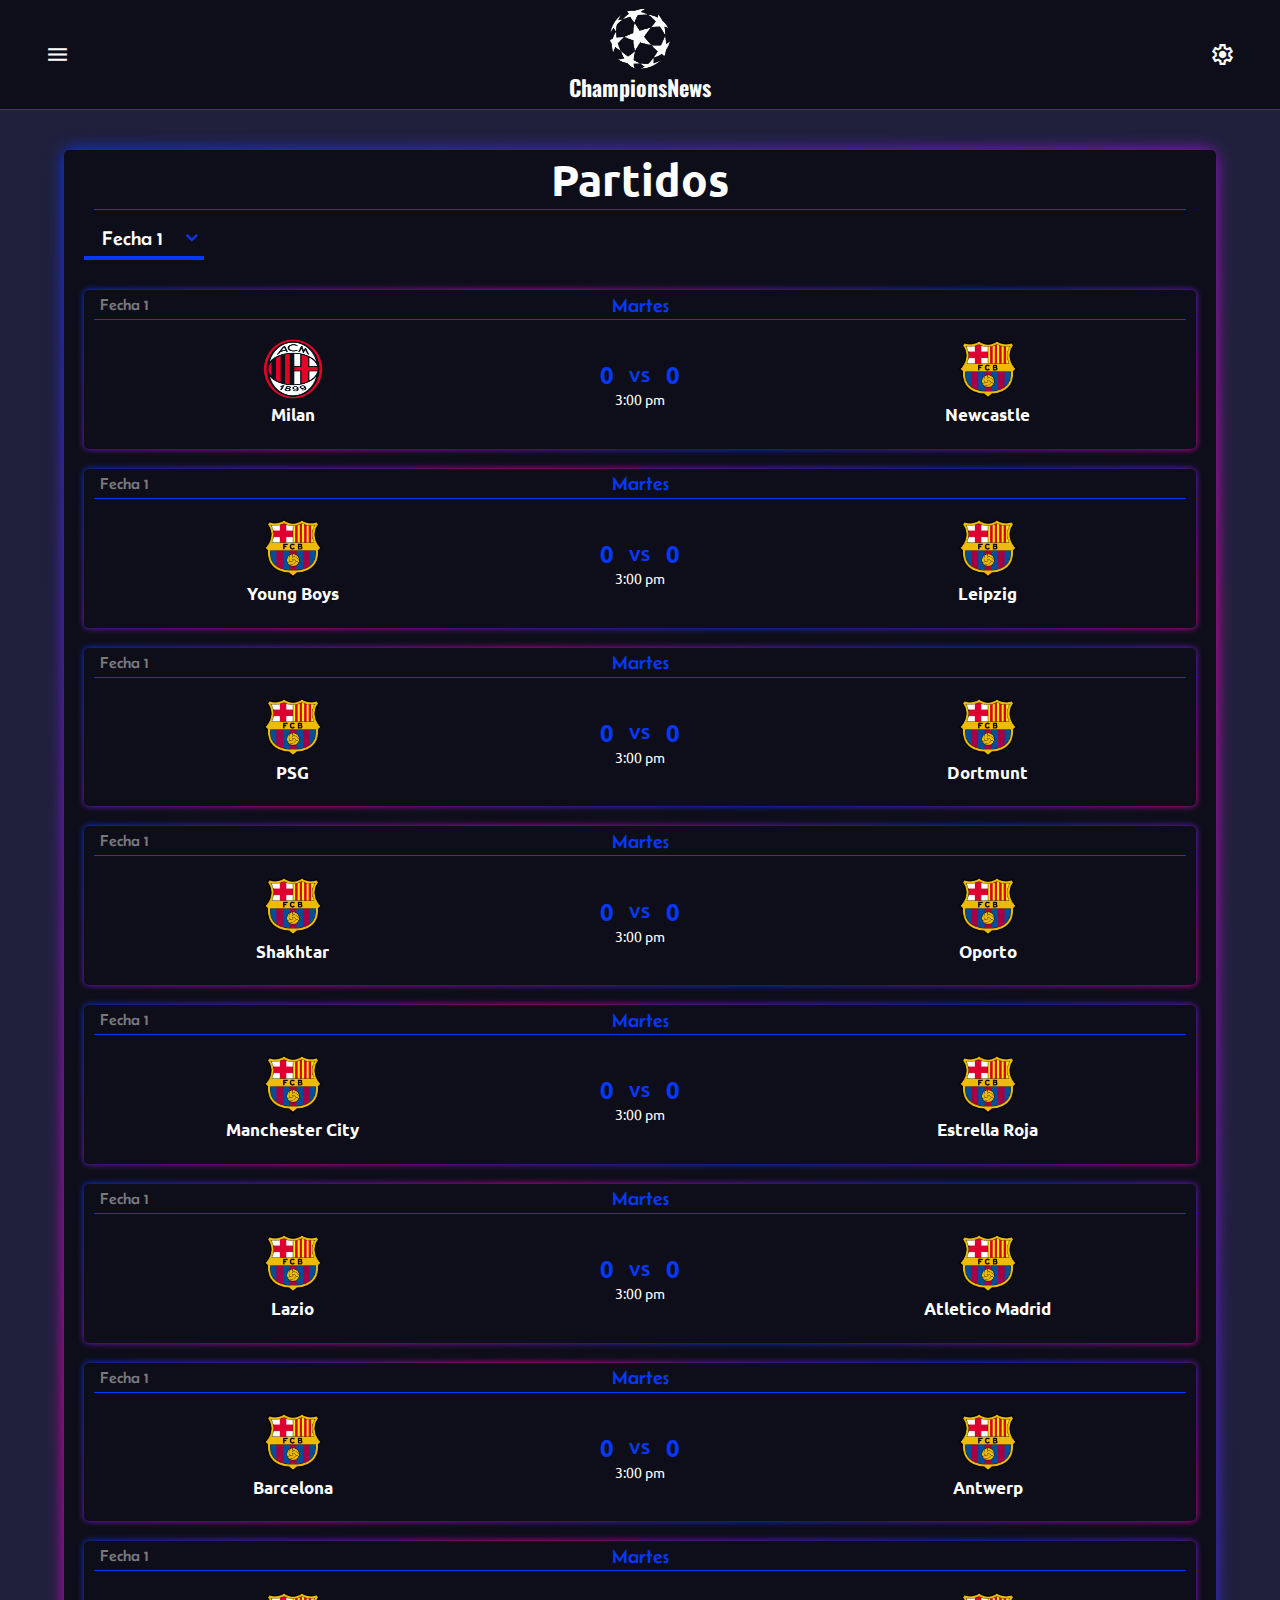
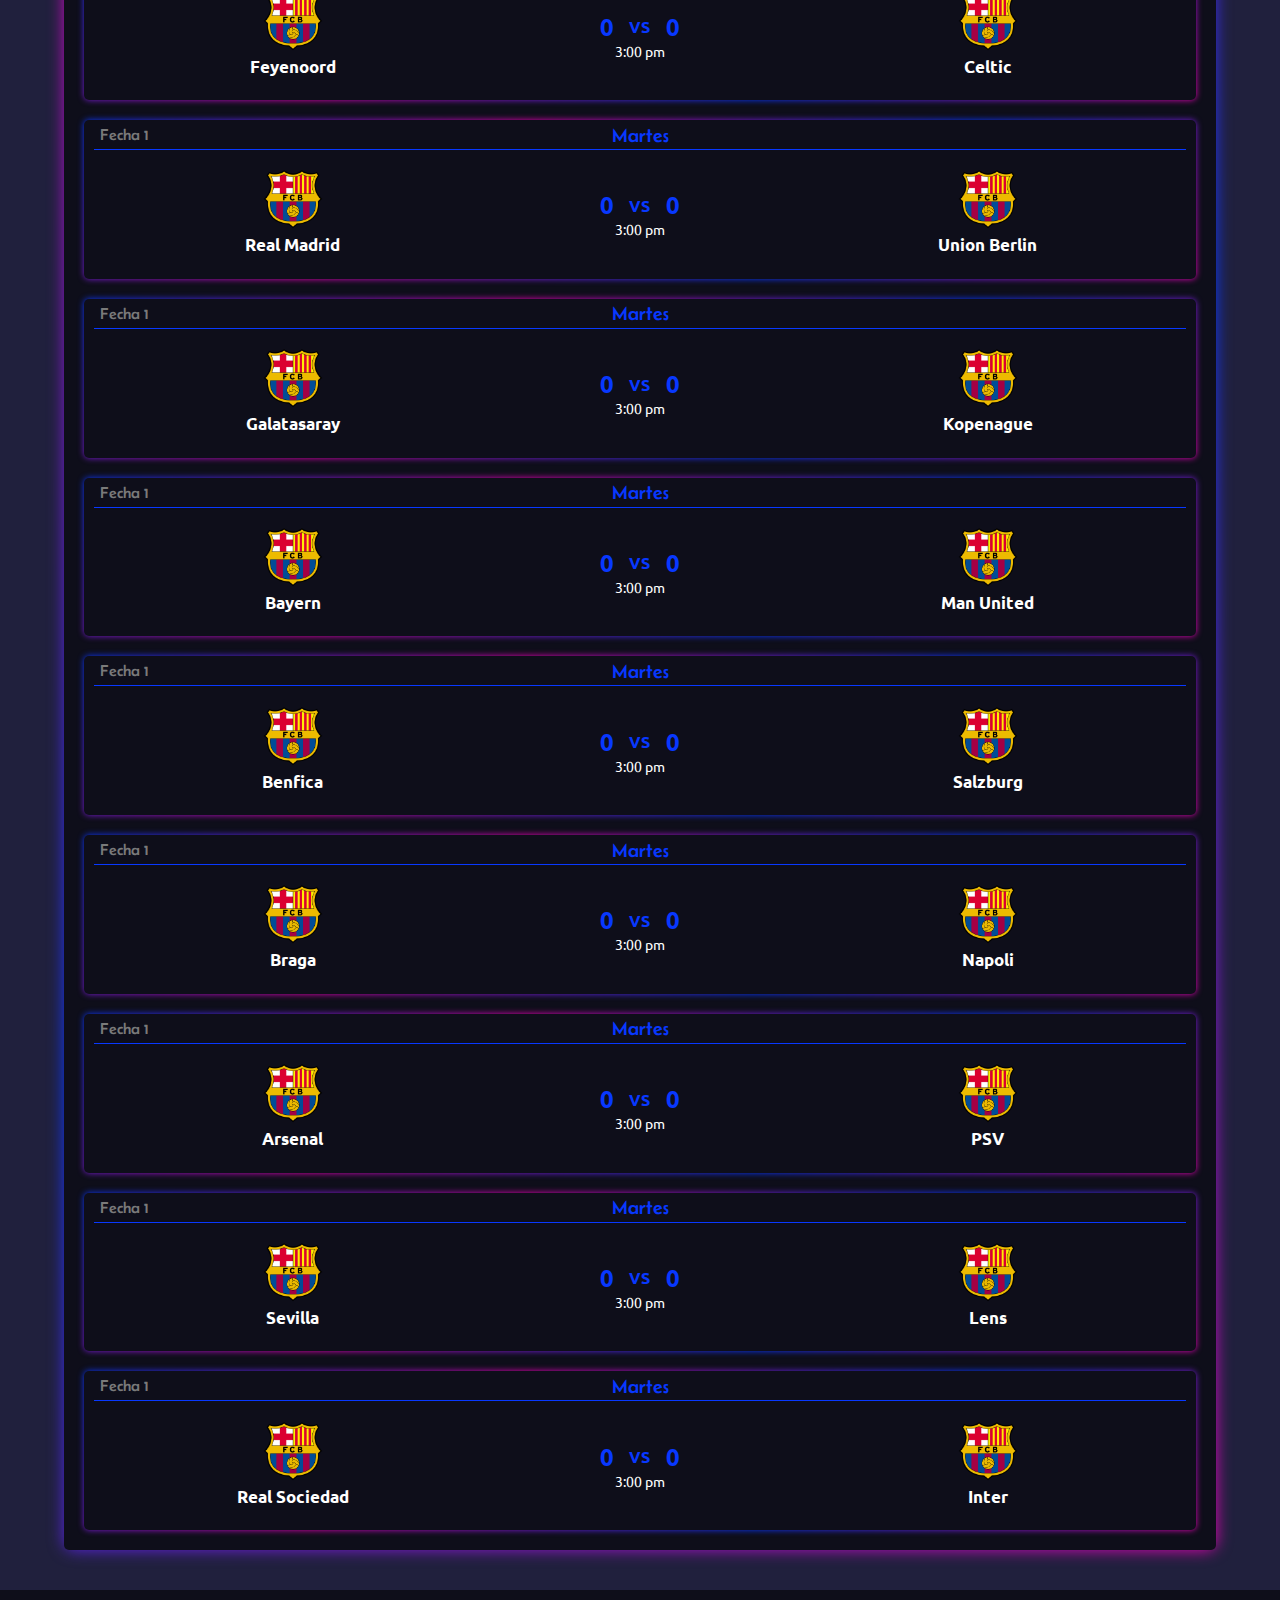
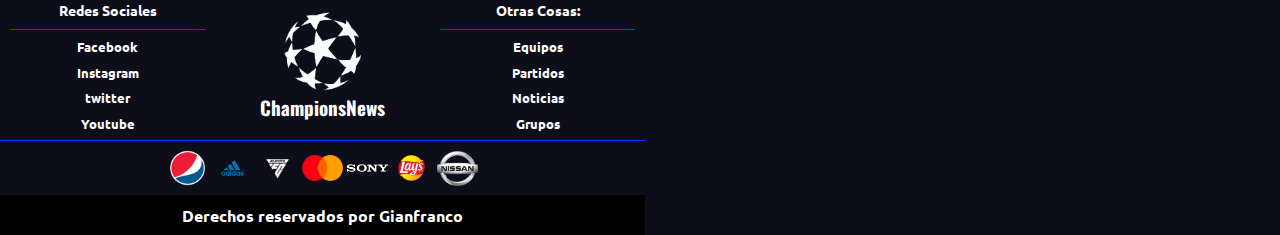
<file: Partidos.html>
<!DOCTYPE html>
<html lang="en">
<head>
    <meta charset="UTF-8">
    <meta name="viewport" content="width=device-width, initial-scale=1.0">
    <title>Document</title>
    <link rel="preconnect" href="https://fonts.googleapis.com">
<link rel="preconnect" href="https://fonts.gstatic.com" crossorigin>
<link href="https://fonts.googleapis.com/css2?family=Audiowide&family=Belanosima&family=Heebo:wght@500&family=Kanit:ital@1&family=Lato&family=Montserrat:wght@100;200&family=Noto+Sans+Display:wght@300;400&family=Noto+Sans+JP:wght@200&family=Oswald:wght@500&family=Righteous&family=Roboto+Condensed&family=Roboto:wght@100;500&family=Slabo+27px&family=Ubuntu+Condensed&family=Ubuntu:wght@300;400;500&family=Victor+Mono&display=swap" rel="stylesheet">
    <link rel="stylesheet" href="Partidos.css">
    <script src="Funcion.js"></script>
    <link rel="stylesheet" href="https://fonts.googleapis.com/css2?family=Material+Symbols+Outlined:opsz,wght,FILL,GRAD@20..48,100..700,0..1,-50..200" />
</head>
<body>
    <header>
        <div class="Contenedor-Botones" onclick="Boton2()">
            <span class="material-symbols-outlined">settings</span>
        </div>
        <div class="Contenedor-Menu Menu" id="Menu">
            <ul class="Lista Lista-Menu">
                <a href="#"><li><span class="material-symbols-outlined">newspaper</span>Noticias</li></a>
                <a href="#"><li><span class="material-symbols-outlined">sports_soccer</span>Partidos</li></a>
                <a href="Equipos.html"><li><span class="material-symbols-outlined">shield</span>Equipos</li></a>
                <a href="#">
                    <li>
                        <div class="Contenedor-Grupo">
                            <span class="material-symbols-outlined">shield</span>
                            <span class="material-symbols-outlined">shield</span>
                            <span class="material-symbols-outlined">shield</span>
                        </div>
                        Grupos
                    </li>
                </a>
            </ul>
        </div>
        <a href="#" class="Contenedor-Titulo">
            <img src="news champions.png" alt="">
            <h1>ChampionsNews</h1>
        </a>
        <nav class="Contenedor-Menu nav" id="nav">
            <ul class="Lista Lista-nav">
                <a href="#"><li><span class="material-symbols-outlined search">search</span><span class="Buscar">Buscar</span></li></a>
                <a href="index.html"><li><span class="material-symbols-outlined settings">settings</span><span class="Confi">Configuracion</span></li></a>
                <a href="CrearCuenta.html"><li><span class="material-symbols-outlined">person_add</span><span>Crear Cuenta</span></li></a>
                <a href="Sesion.html"><li><span class="material-symbols-outlined">account_circle</span><span>Iniciar Sesion</span></li></a>
            </ul>
        </nav>
        <div class="Contenedor-Botones" id="Contenedor-Botones" onclick="Boton()">
            <span class="material-symbols-outlined">menu</span>
        </div>
    </header>
    <section class="Contenedor-Partidos">
        <div class="Partidos-TItulo">
            <h1>Partidos</h1>
        </div>
        <div class="Eleccion-Fechas">
            <div class="Eleccion">
                <div class="Fecha-Elegida">
                    <p>Fecha 1</p>
                </div>
                <div class="Flecha">
                    <span class="material-symbols-outlined">expand_more</span>
                </div>
            </div>
        </div>
        <div class="Partidos">
            <div class="Partido-Uno">
                <div class="Fecha-dia">
                    <div class="Fecha">
                        <p>Fecha 1</p>
                    </div>
                    <p class="Dia">Martes</p>
                </div>
                <div class="Equipos-Fecha">
                    <div class="Partido-Equipos">
                        <div class="Escudo-Texto">
                            <div class="Escudo-Equipo">
                                <div class="Imagen-Equipo">
                                    <img src="milan.png" alt="Milan">
                                </div>
                                
                            </div>
                            <div class="Nombre-Equipo">
                                <p>Milan</p>
                            </div>
                        </div>
                    </div>
                    <div class="Partido-Equipos">
                        <div class="VS-Hora">
                            <div class="VS">
                                <div class="Resultado">
                                    <p>0</p>
                                </div>
                                <div class="Resultado">
                                    <p>VS</p>
                                </div>
                                <div class="Resultado">
                                    <p>0</p>
                                </div>
                                
                            </div>
                            <div class="Hora-Partido">
                                <p>3:00 pm</p>
                            </div>
                        </div>
                        
                    </div>
                    <div class="Partido-Equipos">
                        <div class="Escudo-Texto">
                            <div class="Escudo-Equipo">
                                <div class="Imagen-Equipo">
                                    <img src="barcelona.png" alt="Milan">
                                </div>
                            </div>
                            <div class="Nombre-Equipo">
                                <p>Newcastle</p>
                            </div>
                        </div>
                    </div>
                </div>
            </div>
            <div class="Partido-Uno">
                <div class="Fecha-dia">
                    <div class="Fecha">
                        <p>Fecha 1</p>
                    </div>
                    <p class="Dia">Martes</p>
                </div>
                <div class="Equipos-Fecha">
                    <div class="Partido-Equipos">
                        <div class="Escudo-Texto">
                            <div class="Escudo-Equipo">
                                <div class="Imagen-Equipo">
                                    <img src="barcelona.png" alt="Milan">
                                </div>
                            </div>
                            <div class="Nombre-Equipo">
                                <p>Young Boys</p>
                            </div>
                        </div>
                    </div>
                    <div class="Partido-Equipos">
                        <div class="VS-Hora">
                            <div class="VS">
                                <div class="Resultado">
                                    <p>0</p>
                                </div>
                                <div class="Resultado">
                                    <p>VS</p>
                                </div>
                                <div class="Resultado">
                                    <p>0</p>
                                </div>
                                
                            </div>
                            <div class="Hora-Partido">
                                <p>3:00 pm</p>
                            </div>
                        </div>
                        
                    </div>
                    <div class="Partido-Equipos">
                        <div class="Escudo-Texto">
                            <div class="Escudo-Equipo">
                                <div class="Imagen-Equipo">
                                    <img src="barcelona.png" alt="Milan">
                                </div>
                            </div>
                            <div class="Nombre-Equipo">
                                <p>Leipzig</p>
                            </div>
                        </div>
                    </div>
                </div>
            </div>
            <div class="Partido-Uno">
                <div class="Fecha-dia">
                    <div class="Fecha">
                        <p>Fecha 1</p>
                    </div>
                    <p class="Dia">Martes</p>
                </div>
                <div class="Equipos-Fecha">
                    <div class="Partido-Equipos">
                        <div class="Escudo-Texto">
                            <div class="Escudo-Equipo">
                                <div class="Imagen-Equipo">
                                    <img src="barcelona.png" alt="Milan">
                                </div>
                            </div>
                            <div class="Nombre-Equipo">
                                <p>PSG</p>
                            </div>
                        </div>
                    </div>
                    <div class="Partido-Equipos">
                        <div class="VS-Hora">
                            <div class="VS">
                                <div class="Resultado">
                                    <p>0</p>
                                </div>
                                <div class="Resultado">
                                    <p>VS</p>
                                </div>
                                <div class="Resultado">
                                    <p>0</p>
                                </div>
                                
                            </div>
                            <div class="Hora-Partido">
                                <p>3:00 pm</p>
                            </div>
                        </div>
                        
                    </div>
                    <div class="Partido-Equipos">
                        <div class="Escudo-Texto">
                            <div class="Escudo-Equipo">
                                <div class="Imagen-Equipo">
                                    <img src="barcelona.png" alt="Milan">
                                </div>
                            </div>
                            <div class="Nombre-Equipo">
                                <p>Dortmunt</p>
                            </div>
                        </div>
                    </div>
                </div>
            </div>
            <div class="Partido-Uno">
                <div class="Fecha-dia">
                    <div class="Fecha">
                        <p>Fecha 1</p>
                    </div>
                    <p class="Dia">Martes</p>
                </div>
                <div class="Equipos-Fecha">
                    <div class="Partido-Equipos">
                        <div class="Escudo-Texto">
                            <div class="Escudo-Equipo">
                                <div class="Imagen-Equipo">
                                    <img src="barcelona.png" alt="Milan">
                                </div>
                            </div>
                            <div class="Nombre-Equipo">
                                <p>Shakhtar</p>
                            </div>
                        </div>
                    </div>
                    <div class="Partido-Equipos">
                        <div class="VS-Hora">
                            <div class="VS">
                                <div class="Resultado">
                                    <p>0</p>
                                </div>
                                <div class="Resultado">
                                    <p>VS</p>
                                </div>
                                <div class="Resultado">
                                    <p>0</p>
                                </div>
                                
                            </div>
                            <div class="Hora-Partido">
                                <p>3:00 pm</p>
                            </div>
                        </div>
                        
                    </div>
                    <div class="Partido-Equipos">
                        <div class="Escudo-Texto">
                            <div class="Escudo-Equipo">
                                <div class="Imagen-Equipo">
                                    <img src="barcelona.png" alt="Milan">
                                </div>
                            </div>
                            <div class="Nombre-Equipo">
                                <p>Oporto</p>
                            </div>
                        </div>
                    </div>
                </div>
            </div>
            <div class="Partido-Uno">
                <div class="Fecha-dia">
                    <div class="Fecha">
                        <p>Fecha 1</p>
                    </div>
                    <p class="Dia">Martes</p>
                </div>
                <div class="Equipos-Fecha">
                    <div class="Partido-Equipos">
                        <div class="Escudo-Texto">
                            <div class="Escudo-Equipo">
                                <div class="Imagen-Equipo">
                                    <img src="barcelona.png" alt="Milan">
                                </div>
                            </div>
                            <div class="Nombre-Equipo">
                                <p>Manchester City</p>
                            </div>
                        </div>
                    </div>
                    <div class="Partido-Equipos">
                        <div class="VS-Hora">
                            <div class="VS">
                                <div class="Resultado">
                                    <p>0</p>
                                </div>
                                <div class="Resultado">
                                    <p>VS</p>
                                </div>
                                <div class="Resultado">
                                    <p>0</p>
                                </div>
                                
                            </div>
                            <div class="Hora-Partido">
                                <p>3:00 pm</p>
                            </div>
                        </div>
                        
                    </div>
                    <div class="Partido-Equipos">
                        <div class="Escudo-Texto">
                            <div class="Escudo-Equipo">
                                <div class="Imagen-Equipo">
                                    <img src="barcelona.png" alt="Milan">
                                </div>
                            </div>
                            <div class="Nombre-Equipo">
                                <p>Estrella Roja</p>
                            </div>
                        </div>
                    </div>
                </div>
            </div>
            <div class="Partido-Uno">
                <div class="Fecha-dia">
                    <div class="Fecha">
                        <p>Fecha 1</p>
                    </div>
                    <p class="Dia">Martes</p>
                </div>
                <div class="Equipos-Fecha">
                    <div class="Partido-Equipos">
                        <div class="Escudo-Texto">
                            <div class="Escudo-Equipo">
                                <div class="Imagen-Equipo">
                                    <img src="barcelona.png" alt="Milan">
                                </div>
                            </div>
                            <div class="Nombre-Equipo">
                                <p>Lazio</p>
                            </div>
                        </div>
                    </div>
                    <div class="Partido-Equipos">
                        <div class="VS-Hora">
                            <div class="VS">
                                <div class="Resultado">
                                    <p>0</p>
                                </div>
                                <div class="Resultado">
                                    <p>VS</p>
                                </div>
                                <div class="Resultado">
                                    <p>0</p>
                                </div>
                                
                            </div>
                            <div class="Hora-Partido">
                                <p>3:00 pm</p>
                            </div>
                        </div>
                        
                    </div>
                    <div class="Partido-Equipos">
                        <div class="Escudo-Texto">
                            <div class="Escudo-Equipo">
                                <div class="Imagen-Equipo">
                                    <img src="barcelona.png" alt="Milan">
                                </div>
                            </div>
                            <div class="Nombre-Equipo">
                                <p>Atletico Madrid</p>
                            </div>
                        </div>
                    </div>
                </div>
            </div>
            <div class="Partido-Uno">
                <div class="Fecha-dia">
                    <div class="Fecha">
                        <p>Fecha 1</p>
                    </div>
                    <p class="Dia">Martes</p>
                </div>
                <div class="Equipos-Fecha">
                    <div class="Partido-Equipos">
                        <div class="Escudo-Texto">
                            <div class="Escudo-Equipo">
                                <div class="Imagen-Equipo">
                                    <img src="barcelona.png" alt="Milan">
                                </div>
                            </div>
                            <div class="Nombre-Equipo">
                                <p>Barcelona</p>
                            </div>
                        </div>
                    </div>
                    <div class="Partido-Equipos">
                        <div class="VS-Hora">
                            <div class="VS">
                                <div class="Resultado">
                                    <p>0</p>
                                </div>
                                <div class="Resultado">
                                    <p>VS</p>
                                </div>
                                <div class="Resultado">
                                    <p>0</p>
                                </div>
                                
                            </div>
                            <div class="Hora-Partido">
                                <p>3:00 pm</p>
                            </div>
                        </div>
                        
                    </div>
                    <div class="Partido-Equipos">
                        <div class="Escudo-Texto">
                            <div class="Escudo-Equipo">
                                <div class="Imagen-Equipo">
                                    <img src="barcelona.png" alt="Milan">
                                </div>
                            </div>
                            <div class="Nombre-Equipo">
                                <p>Antwerp</p>
                            </div>
                        </div>
                    </div>
                </div>
            </div>
            <div class="Partido-Uno">
                <div class="Fecha-dia">
                    <div class="Fecha">
                        <p>Fecha 1</p>
                    </div>
                    <p class="Dia">Martes</p>
                </div>
                <div class="Equipos-Fecha">
                    <div class="Partido-Equipos">
                        <div class="Escudo-Texto">
                            <div class="Escudo-Equipo">
                                <div class="Imagen-Equipo">
                                    <img src="barcelona.png" alt="Milan">
                                </div>
                            </div>
                            <div class="Nombre-Equipo">
                                <p>Feyenoord</p>
                            </div>
                        </div>
                    </div>
                    <div class="Partido-Equipos">
                        <div class="VS-Hora">
                            <div class="VS">
                                <div class="Resultado">
                                    <p>0</p>
                                </div>
                                <div class="Resultado">
                                    <p>VS</p>
                                </div>
                                <div class="Resultado">
                                    <p>0</p>
                                </div>
                                
                            </div>
                            <div class="Hora-Partido">
                                <p>3:00 pm</p>
                            </div>
                        </div>
                        
                    </div>
                    <div class="Partido-Equipos">
                        <div class="Escudo-Texto">
                            <div class="Escudo-Equipo">
                                <div class="Imagen-Equipo">
                                    <img src="barcelona.png" alt="Milan">
                                </div>
                            </div>
                            <div class="Nombre-Equipo">
                                <p>Celtic</p>
                            </div>
                        </div>
                    </div>
                </div>
            </div>
            <div class="Partido-Uno">
                <div class="Fecha-dia">
                    <div class="Fecha">
                        <p>Fecha 1</p>
                    </div>
                    <p class="Dia">Martes</p>
                </div>
                <div class="Equipos-Fecha">
                    <div class="Partido-Equipos">
                        <div class="Escudo-Texto">
                            <div class="Escudo-Equipo">
                                <div class="Imagen-Equipo">
                                    <img src="barcelona.png" alt="Milan">
                                </div>
                            </div>
                            <div class="Nombre-Equipo">
                                <p>Real Madrid</p>
                            </div>
                        </div>
                    </div>
                    <div class="Partido-Equipos">
                        <div class="VS-Hora">
                            <div class="VS">
                                <div class="Resultado">
                                    <p>0</p>
                                </div>
                                <div class="Resultado">
                                    <p>VS</p>
                                </div>
                                <div class="Resultado">
                                    <p>0</p>
                                </div>
                                
                            </div>
                            <div class="Hora-Partido">
                                <p>3:00 pm</p>
                            </div>
                        </div>
                        
                    </div>
                    <div class="Partido-Equipos">
                        <div class="Escudo-Texto">
                            <div class="Escudo-Equipo">
                                <div class="Imagen-Equipo">
                                    <img src="barcelona.png" alt="Milan">
                                </div>
                            </div>
                            <div class="Nombre-Equipo">
                                <p>Union Berlin</p>
                            </div>
                        </div>
                    </div>
                </div>
            </div>
            <div class="Partido-Uno">
                <div class="Fecha-dia">
                    <div class="Fecha">
                        <p>Fecha 1</p>
                    </div>
                    <p class="Dia">Martes</p>
                </div>
                <div class="Equipos-Fecha">
                    <div class="Partido-Equipos">
                        <div class="Escudo-Texto">
                            <div class="Escudo-Equipo">
                                <div class="Imagen-Equipo">
                                    <img src="barcelona.png" alt="Milan">
                                </div>
                            </div>
                            <div class="Nombre-Equipo">
                                <p>Galatasaray</p>
                            </div>
                        </div>
                    </div>
                    <div class="Partido-Equipos">
                        <div class="VS-Hora">
                            <div class="VS">
                                <div class="Resultado">
                                    <p>0</p>
                                </div>
                                <div class="Resultado">
                                    <p>VS</p>
                                </div>
                                <div class="Resultado">
                                    <p>0</p>
                                </div>
                                
                            </div>
                            <div class="Hora-Partido">
                                <p>3:00 pm</p>
                            </div>
                        </div>
                        
                    </div>
                    <div class="Partido-Equipos">
                        <div class="Escudo-Texto">
                            <div class="Escudo-Equipo">
                                <div class="Imagen-Equipo">
                                    <img src="barcelona.png" alt="Milan">
                                </div>
                            </div>
                            <div class="Nombre-Equipo">
                                <p>Kopenague</p>
                            </div>
                        </div>
                    </div>
                </div>
            </div>
            <div class="Partido-Uno">
                <div class="Fecha-dia">
                    <div class="Fecha">
                        <p>Fecha 1</p>
                    </div>
                    <p class="Dia">Martes</p>
                </div>
                <div class="Equipos-Fecha">
                    <div class="Partido-Equipos">
                        <div class="Escudo-Texto">
                            <div class="Escudo-Equipo">
                                <div class="Imagen-Equipo">
                                    <img src="barcelona.png" alt="Milan">
                                </div>
                            </div>
                            <div class="Nombre-Equipo">
                                <p>Bayern</p>
                            </div>
                        </div>
                    </div>
                    <div class="Partido-Equipos">
                        <div class="VS-Hora">
                            <div class="VS">
                                <div class="Resultado">
                                    <p>0</p>
                                </div>
                                <div class="Resultado">
                                    <p>VS</p>
                                </div>
                                <div class="Resultado">
                                    <p>0</p>
                                </div>
                                
                            </div>
                            <div class="Hora-Partido">
                                <p>3:00 pm</p>
                            </div>
                        </div>
                        
                    </div>
                    <div class="Partido-Equipos">
                        <div class="Escudo-Texto">
                            <div class="Escudo-Equipo">
                                <div class="Imagen-Equipo">
                                    <img src="barcelona.png" alt="Milan">
                                </div>
                            </div>
                            <div class="Nombre-Equipo">
                                <p>Man United</p>
                            </div>
                        </div>
                    </div>
                </div>
            </div>
            <div class="Partido-Uno">
                <div class="Fecha-dia">
                    <div class="Fecha">
                        <p>Fecha 1</p>
                    </div>
                    <p class="Dia">Martes</p>
                </div>
                <div class="Equipos-Fecha">
                    <div class="Partido-Equipos">
                        <div class="Escudo-Texto">
                            <div class="Escudo-Equipo">
                                <div class="Imagen-Equipo">
                                    <img src="barcelona.png" alt="Milan">
                                </div>
                            </div>
                            <div class="Nombre-Equipo">
                                <p>Benfica</p>
                            </div>
                        </div>
                    </div>
                    <div class="Partido-Equipos">
                        <div class="VS-Hora">
                            <div class="VS">
                                <div class="Resultado">
                                    <p>0</p>
                                </div>
                                <div class="Resultado">
                                    <p>VS</p>
                                </div>
                                <div class="Resultado">
                                    <p>0</p>
                                </div>
                                
                            </div>
                            <div class="Hora-Partido">
                                <p>3:00 pm</p>
                            </div>
                        </div>
                        
                    </div>
                    <div class="Partido-Equipos">
                        <div class="Escudo-Texto">
                            <div class="Escudo-Equipo">
                                <div class="Imagen-Equipo">
                                    <img src="barcelona.png" alt="Milan">
                                </div>
                            </div>
                            <div class="Nombre-Equipo">
                                <p>Salzburg</p>
                            </div>
                        </div>
                    </div>
                </div>
            </div>
            <div class="Partido-Uno">
                <div class="Fecha-dia">
                    <div class="Fecha">
                        <p>Fecha 1</p>
                    </div>
                    <p class="Dia">Martes</p>
                </div>
                <div class="Equipos-Fecha">
                    <div class="Partido-Equipos">
                        <div class="Escudo-Texto">
                            <div class="Escudo-Equipo">
                                <div class="Imagen-Equipo">
                                    <img src="barcelona.png" alt="Milan">
                                </div>
                            </div>
                            <div class="Nombre-Equipo">
                                <p>Braga</p>
                            </div>
                        </div>
                    </div>
                    <div class="Partido-Equipos">
                        <div class="VS-Hora">
                            <div class="VS">
                                <div class="Resultado">
                                    <p>0</p>
                                </div>
                                <div class="Resultado">
                                    <p>VS</p>
                                </div>
                                <div class="Resultado">
                                    <p>0</p>
                                </div>
                                
                            </div>
                            <div class="Hora-Partido">
                                <p>3:00 pm</p>
                            </div>
                        </div>
                        
                    </div>
                    <div class="Partido-Equipos">
                        <div class="Escudo-Texto">
                            <div class="Escudo-Equipo">
                                <div class="Imagen-Equipo">
                                    <img src="barcelona.png" alt="Milan">
                                </div>
                            </div>
                            <div class="Nombre-Equipo">
                                <p>Napoli</p>
                            </div>
                        </div>
                    </div>
                </div>
            </div>
            <div class="Partido-Uno">
                <div class="Fecha-dia">
                    <div class="Fecha">
                        <p>Fecha 1</p>
                    </div>
                    <p class="Dia">Martes</p>
                </div>
                <div class="Equipos-Fecha">
                    <div class="Partido-Equipos">
                        <div class="Escudo-Texto">
                            <div class="Escudo-Equipo">
                                <div class="Imagen-Equipo">
                                    <img src="barcelona.png" alt="Milan">
                                </div>
                            </div>
                            <div class="Nombre-Equipo">
                                <p>Arsenal</p>
                            </div>
                        </div>
                    </div>
                    <div class="Partido-Equipos">
                        <div class="VS-Hora">
                            <div class="VS">
                                <div class="Resultado">
                                    <p>0</p>
                                </div>
                                <div class="Resultado">
                                    <p>VS</p>
                                </div>
                                <div class="Resultado">
                                    <p>0</p>
                                </div>
                                
                            </div>
                            <div class="Hora-Partido">
                                <p>3:00 pm</p>
                            </div>
                        </div>
                        
                    </div>
                    <div class="Partido-Equipos">
                        <div class="Escudo-Texto">
                            <div class="Escudo-Equipo">
                                <div class="Imagen-Equipo">
                                    <img src="barcelona.png" alt="Milan">
                                </div>
                            </div>
                            <div class="Nombre-Equipo">
                                <p>PSV</p>
                            </div>
                        </div>
                    </div>
                </div>
            </div>
            <div class="Partido-Uno">
                <div class="Fecha-dia">
                    <div class="Fecha">
                        <p>Fecha 1</p>
                    </div>
                    <p class="Dia">Martes</p>
                </div>
                <div class="Equipos-Fecha">
                    <div class="Partido-Equipos">
                        <div class="Escudo-Texto">
                            <div class="Escudo-Equipo">
                                <div class="Imagen-Equipo">
                                    <img src="barcelona.png" alt="Milan">
                                </div>
                            </div>
                            <div class="Nombre-Equipo">
                                <p>Sevilla</p>
                            </div>
                        </div>
                    </div>
                    <div class="Partido-Equipos">
                        <div class="VS-Hora">
                            <div class="VS">
                                <div class="Resultado">
                                    <p>0</p>
                                </div>
                                <div class="Resultado">
                                    <p>VS</p>
                                </div>
                                <div class="Resultado">
                                    <p>0</p>
                                </div>
                                
                            </div>
                            <div class="Hora-Partido">
                                <p>3:00 pm</p>
                            </div>
                        </div>
                        
                    </div>
                    <div class="Partido-Equipos">
                        <div class="Escudo-Texto">
                            <div class="Escudo-Equipo">
                                <div class="Imagen-Equipo">
                                    <img src="barcelona.png" alt="Milan">
                                </div>
                            </div>
                            <div class="Nombre-Equipo">
                                <p>Lens</p>
                            </div>
                        </div>
                    </div>
                </div>
            </div>
            <div class="Partido-Uno">
                <div class="Fecha-dia">
                    <div class="Fecha">
                        <p>Fecha 1</p>
                    </div>
                    <p class="Dia">Martes</p>
                </div>
                <div class="Equipos-Fecha">
                    <div class="Partido-Equipos">
                        <div class="Escudo-Texto">
                            <div class="Escudo-Equipo">
                                <div class="Imagen-Equipo">
                                    <img src="barcelona.png" alt="Milan">
                                </div>
                            </div>
                            <div class="Nombre-Equipo">
                                <p>Real Sociedad</p>
                            </div>
                        </div>
                    </div>
                    <div class="Partido-Equipos">
                        <div class="VS-Hora">
                            <div class="VS">
                                <div class="Resultado">
                                    <p>0</p>
                                </div>
                                <div class="Resultado">
                                    <p>VS</p>
                                </div>
                                <div class="Resultado">
                                    <p>0</p>
                                </div>
                                
                            </div>
                            <div class="Hora-Partido">
                                <p>3:00 pm</p>
                            </div>
                        </div>
                        
                    </div>
                    <div class="Partido-Equipos">
                        <div class="Escudo-Texto">
                            <div class="Escudo-Equipo">
                                <div class="Imagen-Equipo">
                                    <img src="barcelona.png" alt="Milan">
                                </div>
                            </div>
                            <div class="Nombre-Equipo">
                                <p>Inter</p>
                            </div>
                        </div>
                    </div>
                </div>
            </div>
        </div>
    </section>
    <footer>
        <div class="Footer-Redes">
            <div class="Titulo">
                <h3>Redes Sociales</h3>
            </div>
            <ul class="Lista-Footer">
                <li><a href="#">Facebook</a></li>
                <li><a href="#">Instagram</a></li>
                <li><a href="#">twitter</a></li>
                <li><a href="#">Youtube</a></li>
            </ul>
        </div>
        <div class="Footer-Titulo">
            <img src="news champions.png" alt="">
            <h1>ChampionsNews</h1>
        </div>
        <div class="Footer-Opciones">
            <div class="Titulo">
                <h3>Otras Cosas:</h3>
            </div>
            <ul class="Lista-Footer ListaOtros">
                <li><a href="#">Equipos</a></li>
                <li><a href="#">Partidos</a></li>
                <li><a href="#">Noticias</a></li>
                <li><a href="#">Grupos</a></li>
            </ul>
        </div>
        <div class="Patrocineos">
            <img src="pepsi.png" alt="" id="Pepsi">
            <img src="adidas.png" alt="">
            <img src="fifa.png" alt="">
            <img src="logo-Mastercard.png" alt="">
            <img src="sony.png" alt="">
            <img src="Logo-lays.png" alt="">
            <img src="nissan.png" alt="">
        </div>
        <div class="Derechos">
            <p>Derechos reservados por Gianfranco</p>
        </div>
    </footer>
</body>
</html>
</file>
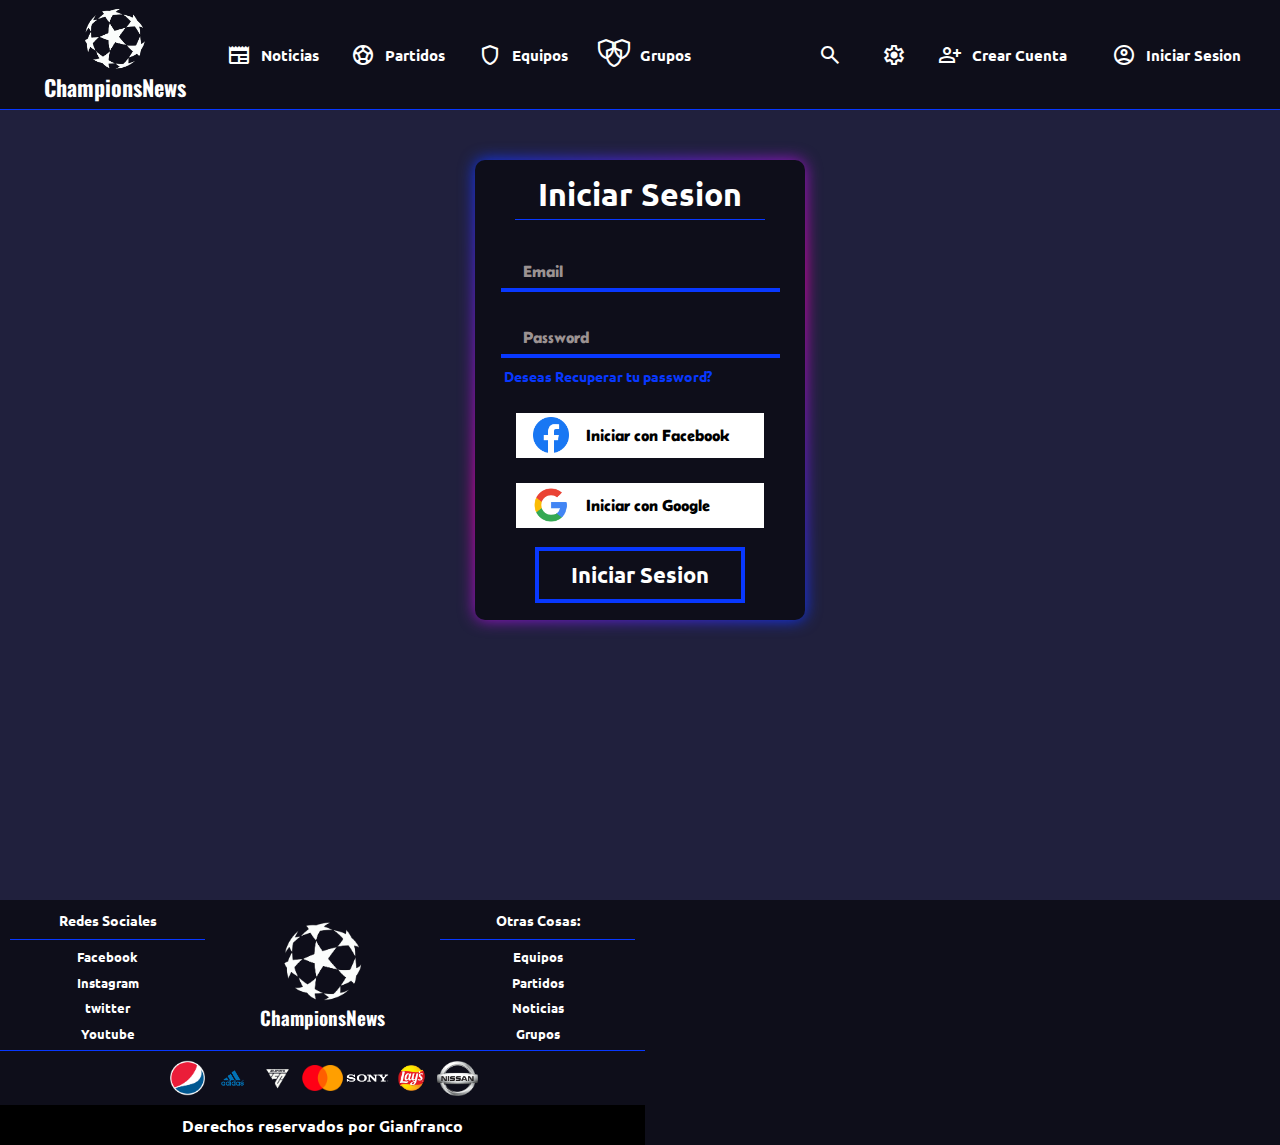
<file: Sesion.html>
<!DOCTYPE html>
<html lang="en">
<head>
    <meta charset="UTF-8">
    <meta name="viewport" content="width=device-width, initial-scale=1.0">
    <title>Document</title>
    <script src="Funcion.js"></script>
    <link rel="stylesheet" href="Sesion.css">
    <link rel="stylesheet" href="https://fonts.googleapis.com/css2?family=Material+Symbols+Outlined:opsz,wght,FILL,GRAD@20..48,100..700,0..1,-50..200" />
    <link rel="preconnect" href="https://fonts.googleapis.com">
<link rel="preconnect" href="https://fonts.gstatic.com" crossorigin>
<link href="https://fonts.googleapis.com/css2?family=Audiowide&family=Belanosima&family=Heebo:wght@500&family=Kanit:ital@1&family=Lato&family=Montserrat:wght@100;200&family=Noto+Sans+Display:wght@300;400&family=Noto+Sans+JP:wght@200&family=Oswald:wght@500&family=Righteous&family=Roboto+Condensed&family=Roboto:wght@100;500&family=Slabo+27px&family=Ubuntu+Condensed&family=Ubuntu:wght@300;400;500&family=Victor+Mono&display=swap" rel="stylesheet">
</head>
<body>
    <header>
        <div class="Contenedor-Botones" onclick="Boton2()">
            <span class="material-symbols-outlined">settings</span>
        </div>
        <div class="Contenedor-Menu Menu" id="Menu">
            <ul class="Lista Lista-Menu">
                <a href="#"><li><span class="material-symbols-outlined">newspaper</span>Noticias</li></a>
                <a href="Partidos.html"><li><span class="material-symbols-outlined">sports_soccer</span>Partidos</li></a>
                <a href="Equipos.html"><li><span class="material-symbols-outlined">shield</span>Equipos</li></a>
                <a href="#">
                    <li>
                        <div class="Contenedor-Grupo">
                            <span class="material-symbols-outlined">shield</span>
                            <span class="material-symbols-outlined">shield</span>
                            <span class="material-symbols-outlined">shield</span>
                        </div>
                        Grupos
                    </li>
                </a>
            </ul>
        </div>
        <a href="#" class="Contenedor-Titulo">
            <img src="news champions.png" alt="">
            <h1>ChampionsNews</h1>
        </a>
        <nav class="Contenedor-Menu nav" id="nav">
            <ul class="Lista Lista-nav">
                <a href="#"><li><span class="material-symbols-outlined search">search</span><span class="Buscar">Buscar</span></li></a>
                <a href="index.html"><li><span class="material-symbols-outlined settings">settings</span><span class="Confi">Configuracion</span></li></a>
                <a href="CrearCuenta.html"><li><span class="material-symbols-outlined">person_add</span><span>Crear Cuenta</span></li></a>
                <a href="#"><li><span class="material-symbols-outlined">account_circle</span><span>Iniciar Sesion</span></li></a>
            </ul>
        </nav>
        <div class="Contenedor-Botones" id="Contenedor-Botones" onclick="Boton()">
            <span class="material-symbols-outlined">menu</span>
        </div>
    </header>

    <form action="" class="Contenedor-Sesion">
        <div class="Datos">
            <h1>Iniciar Sesion</h1>
        </div>
        <div class="Datos">
            <div class="Contenedor-Inputs">
                <input type="Email">
                <label for="">Email</label>
            </div>
            <div class="Contenedor-Inputs">
                <input type="password">
                <label for="">Password</label>
            </div>
            <div class="Pass">
                <a href="#"><p>Deseas Recuperar tu password?</p></a>
            </div>
        </div>
        <div class="Datos">
            <div class="Contenedor-Metodos">
                <div>
                    <img src="logoFacebook.webp" alt="">
                </div>
                <p>Iniciar con Facebook</p>
            </div>
            <div class="Contenedor-Metodos">
                <div>
                    <img src="loguitoGoogle.png" alt="">
                </div>
                <p>Iniciar con Google</p>
            </div>
        </div>
        <div class="Datos">
            <input type="submit" value="Iniciar Sesion">
        </div>
    </form>
    <footer>
        <div class="Footer-Redes">
            <div class="Titulo">
                <h3>Redes Sociales</h3>
            </div>
            <ul class="Lista-Footer">
                <li><a href="#">Facebook</a></li>
                <li><a href="#">Instagram</a></li>
                <li><a href="#">twitter</a></li>
                <li><a href="#">Youtube</a></li>
            </ul>
        </div>
        <div class="Footer-Titulo">
            <img src="news champions.png" alt="">
            <h1>ChampionsNews</h1>
        </div>
        <div class="Footer-Opciones">
            <div class="Titulo">
                <h3>Otras Cosas:</h3>
            </div>
            <ul class="Lista-Footer ListaOtros">
                <li><a href="#">Equipos</a></li>
                <li><a href="#">Partidos</a></li>
                <li><a href="#">Noticias</a></li>
                <li><a href="#">Grupos</a></li>
            </ul>
        </div>
        <div class="Patrocineos">
            <img src="pepsi.png" alt="" id="Pepsi">
            <img src="adidas.png" alt="">
            <img src="fifa.png" alt="">
            <img src="logo-Mastercard.png" alt="">
            <img src="sony.png" alt="">
            <img src="Logo-lays.png" alt="">
            <img src="nissan.png" alt="">
        </div>
        <div class="Derechos">
            <p>Derechos reservados por Gianfranco</p>
        </div>
    </footer>
</body>
</html>
</file>
<file: Perfil.css>
:root{
    --TipografiaTitulo : 'Oswald', sans-serif;
    --TipografiaSecundaria: 'Ubuntu', sans-serif;
    --TipografiaGeneral: 'Belanosima', sans-serif;
    --FondoHeader: #0E0E1A;
    --FondoBody: #20203D;
    --ColorAzul: #200778;
    --ColorAzulClaro: #0838FF;
    --ColorVioleta: #E800B4;
}
*{
    padding: 0;
    margin: 0;
    box-sizing: border-box;
    text-decoration: none;
    list-style: none;
}
html{
    width: 100%;
    height: 100%;
}
body{
    position: relative;
    background-color: var(--FondoBody);
    display: flex;
    flex-direction: column;
    align-items: center;
    height: 100%;
    width: 100%;
}
header{
    position: fixed;
    height: 110px;
    width: 100%;
    background-color: var(--FondoHeader);
    display: flex;
    align-items: center;
    z-index: 10000;
    border-bottom: 1px solid var(--ColorAzulClaro);
}
.Contenedor-Titulo{
    position: absolute;
    top: 0;
    left: 0;
    right: 0;
    bottom: 0;
    margin: auto;
    width: 200px;
    display: flex;
    flex-direction: column;
    justify-content: center;
    align-items: center;
}
.Contenedor-Titulo img{
    width: 70px;
}
.Contenedor-Titulo h1{
    font-family: var(--TipografiaTitulo);
    color: #FFFFFF;
    font-size: 22px;
}
.Contenedor-Botones{
    display: flex;
    align-items: center;
}
.Contenedor-Botones:nth-child(1){
    position: absolute;
    right: 45px;
}
#Contenedor-Botones{
    position: absolute;
    left: 45px;
}
.Contenedor-Botones span{
    font-size: 25px;
    color: #FFFFFF;
    cursor: pointer;
    transition: .5s;
}
.Contenedor-Botones span:hover{
    color: var(--ColorAzulClaro);
    transition: .5s;
}
.Contenedor-Menu{
    position: absolute;
    top: 110px;
    width: 170px;
    height: 252px;
    background-color: var(--FondoHeader);
}
.Lista{
    position: absolute;
    width: 100%;
    height: 100%;
    display: flex;
    flex-direction: column;
    justify-content: start;
}
.Lista a{
    position: relative;
    width: 100%;
    padding: 31.2px 0;
    display: flex;
    justify-content: center;
    align-items: center;
    color: #FFFFFF;
    font-family: var(--TipografiaSecundaria);
    font-weight: 600;
    font-size: 15px;
    cursor: pointer;
    
    transition: .5s;
}
.Lista a li span:not(.Contenedor-Grupo span){
    margin-right: 10px;
}
.Lista a:hover{
    background-color: #161629;
    color: var(--ColorAzulClaro);
    transition: .5s;
}
.Lista a li{
    position: absolute;
    width: 100%;
    height: 100%;
    display: flex;
    justify-content: center;
    align-items: center;
}
.Menu{
    left: 0;
    display: none;
    z-index: 10000;
    border: 1px solid #1857CC;
    border-left: none;
    border-top: none;
}
.Lista-Menu a{
    padding: 30.8px 0;
}
.Lista-Menu a:nth-child(4){
    padding: 33px 0;
}
.Contenedor-Grupo{
    position: relative;
    left: -8px;
    width: 35px;
    height: 35px;
}
.Contenedor-Grupo span{
    position: absolute;
}
.Contenedor-Grupo span:nth-child(1){
    left: -2.5px;
}
.Contenedor-Grupo span:nth-child(2){
    bottom: 3px;
    left: 5px;
}
.Contenedor-Grupo span:nth-child(3){
    right: -2.5px;
}
nav{
    z-index: 10000;
    display: none;
    right: 0;
    border: 1px solid #1857CC;
    border-right: none;
    border-top: none;
}
@media (min-width: 1100px) {
    .Contenedor-Botones{
        display: none;
    }
    .Contenedor-Titulo{
        margin-left: 15px;
    }
    .Menu{
        display: initial;
        top: 0;
        left: 210px;
        width: 500px;
        height: 100%;
        border: none;
    }
    .Menu ul{
        display: flex;
        flex-direction: row;
        justify-content: space-around;
    }
    .Menu ul a{
        padding: 0;
    }
    .nav{
        position: absolute;
        display: initial;
        top: 0;
        right: 0;
        width: 500px;
        height: 100%;
        border: none;
        z-index: 1000000;
    }
    .nav ul{
        display: flex;
        flex-direction: row;
        justify-content: space-evenly;
        align-items: center;
        border: none;
    }
    .nav ul a{
        display: inline;   
        width: 150px;
        height: 0;
        padding: 20px 0;
        display: flex;
        justify-content: center;
        align-items: center;
    }
    .nav ul a:nth-child(1), .nav ul a:nth-child(2){
        width: 40px;
        left: 5px;
    }
    .search, .settings{
        position: absolute;
        left: 9px;
    }
    .nav ul li{
        position: absolute;
        top: 0;
        width: 100%;
        height: 100%;
        display: flex;
        justify-content: center;
        align-items: center;
    }
    .Buscar, .Confi{
        display: none;
    }
    .Lista a:hover{
        background-color: transparent;
    }
}
.Contenedor-Perfil{
    position: relative;
    left: 0;
    right: 0;
    margin: auto;
    top: 90px;
    width: 90%;
    height: 34em;
    border-radius: 10px;
    background-color: var(--FondoHeader);
    display: grid;
    grid-template-columns: 1fr;
    grid-template-rows: 50px 80px 400px;
    
}
.Contenedor-Perfil::before{
    content: '';
    position: absolute;
    width: 100%;
    height: 100%;
    background: linear-gradient(145deg ,var(--ColorAzulClaro), var(--ColorVioleta), var(--ColorAzul), var(--ColorVioleta));
    background-size: 100%;
    filter: blur(8px);
    z-index: -1;
    border-radius: 10px;
}
.Titulo-Perfil{
    position: relative;
    display: flex;
    justify-content: center;
    align-items: center;
    margin: 0 40px;
    border-bottom: 1px solid var(--ColorAzulClaro);
}
.Titulo-Perfil h1{
    font-family: var(--TipografiaSecundaria);
    font-size: 25px;
    font-weight: 600;
    color: #FFFFFF;
}
.Opcion-Perfil{
    display: flex;
    justify-content: center;
    align-items: center;
}
.Opciones{
    position: relative;
    width: 200px;
    height: 40px;
    border-radius: 10px;
    overflow: hidden;
    display: flex;
    border: 1px solid #FFFFFF;
    background-color: var(--FondoBody);
}
.Opciones div{
    position: relative;
    width: 25%;
    height: 100%;
    display: flex;
    justify-content: center;
    align-items: center;
    color: #FFFFFF;
    cursor: pointer;
    transition: .5s;
}
.Opciones div:hover{
    background-color: #161629;
    transition: .3s;
}
.Opciones div:nth-child(1), .Opciones div:nth-child(2), .Opciones div:nth-child(3){
    border-right: 1px solid #FFFFFF;
}
.Contenido-Perfil{
    position: relative;
    display: flex;
    justify-content: center;
    overflow: scroll;
}
.Perfil{
    position: absolute;
    top: 0;
    left: 0;
    right: 0;
    bottom: 0;
    margin: auto;    
    width: 300px;
    height: 400px;
    border-radius: 10px;
    background-color: #0E0E1A;
    overflow: hidden;
    display: grid;
    grid-template-columns: 1fr;
    grid-template-rows: 140px 120px 1fr;
    border: 2px solid var(--ColorAzulClaro);
}
.Contenedor-Imagen{
    position: relative;
}
.Imagen{
    position: absolute;
    left: 0;
    right: 0;
    top: 0;
    bottom: 0;
    margin: auto;
    background: linear-gradient(var(--ColorAzulClaro), var(--ColorAzul), var(--ColorVioleta));
    width: 117px;
    height: 117px;
    border-radius: 50%;
}
.Imagen img{
    position: absolute;
    top: 0;
    right: 0;
    left: 0;
    bottom: 0;
    margin: auto;
    width: 110px;
    height: 110px;
    object-fit: cover;
    border-radius: 50%;
}
.Contenedor-Info{
    display: flex;
    flex-direction: column;
    justify-content: space-around;
    align-items: center;
    text-align: center;
    margin: 0 10px 10px 0;
}
.Contenedor-Info h3{
    font-family: var(--TipografiaGeneral);
    font-size: 25px;
    color: #FFFFFF;
}
.Contenedor-Info p{
    font-family: var(--TipografiaGeneral);
    color: #FFFFFF;
}
.Descripcion{
    font-size: 14px;
}
.Contenedor-SPM{
    position: relative;
    display: grid;
    grid-template-columns: repeat(3, 1fr);
    grid-template-rows: 1fr;
}
.Seguidores, .Publicaciones, .Likes{
    display: grid;
    grid-template-rows: 40px 1fr;
    grid-template-columns: 1fr;
    border: 1px solid var(--ColorAzulClaro);
}
.Titulo-Datos{
    display: flex;
    justify-content: center;
    align-items: center;
    font-family: var(--TipografiaSecundaria);
    font-size: 12px;
    border-bottom: 1px solid var(--ColorAzulClaro);
    color: #FFFFFF;
}
.Datos{
    display: flex;
    justify-content: center;
    align-items: center;
}
.Datos p{
    font-family: var(--TipografiaSecundaria);
    font-size: 25px;
    font-weight: 600;
    color: #FFFFFF;
}
footer{
    background-color: var(--FondoHeader);
    position: absolute;
    width: 100%;
    min-width: 375px;
    top: calc(100% + 90px);
    display: grid;
    grid-template-columns: minmax(105px, 215px) minmax(110px, 215px) minmax(105px, 215px);
    grid-template-rows: 150px 55px 40px;
    background-color: var(--FondoHeader);
}
.Footer-Redes{
    grid-column: 1 / 2;
}
.Footer-Opciones, .Footer-Redes{
    display: grid;
    grid-template-columns: 1fr;
    grid-template-rows: 40px 1fr;
}
.Titulo{
    display: flex;
    justify-content: center;
    align-items: center;
    margin: 0 10px;
    border-bottom: 1px solid var(--ColorAzulClaro);
}
.Lista-Footer{
    display: flex;
    flex-direction: column;
    align-items: center;
}
.Footer-Redes h3, .Footer-Opciones h3{
    font-family: var(--TipografiaSecundaria);
    font-size: 14px;
    color: #FFFFFF;
}
.Footer-Redes ul, .Footer-Opciones ul{
    font-family: var(--TipografiaSecundaria);
    font-size: 13px;
    font-weight: 600;
    display: flex;
    flex-direction: column;
    justify-content: space-evenly;
}
.Footer-Redes ul li a, .Footer-Opciones ul li a{
    color: #FFFFFF;
}
.Footer-Redes ul li a:hover, .Footer-Opciones ul li a:hover{
    color: var(--ColorAzulClaro);
}
.Footer-Titulo{
    grid-column: 2 / 3;
    display: flex;
    flex-direction: column;
    align-items: center;
    justify-content: center;
}
.Footer-Titulo img{
    width: 90px;
}
.Footer-Titulo h1{
    font-size: 19px;
    font-family: var(--TipografiaTitulo);
    color: #FFFFFF;
}
.Footer-Opciones{
    grid-column: 3 / 4;
}
.Patrocineos{
    grid-row: 2 / 3;
    grid-column: 1 / 4;
    display: flex;
    justify-content: center;
    align-items: center;
    border-top: 1px solid var(--ColorAzulClaro);
}
.Patrocineos img{
    width: 45px;
}
.Derechos{
    background-color: #000000;
    grid-row: 3 / 4;
    grid-column: 1 / 4;
    color: #FFFFFF;
    font-family: var(--TipografiaSecundaria);
    font-weight: 600;
    display: flex;
    justify-content: center;
    align-items: center;
}





.Contenedor-Ajustes{
    position: absolute;
    left: 0;
    right: 0;
    margin: 0 auto;
    padding-top: 15px;
    background-color: var(--FondoHeader);
    width: 300px;
    height: 670px;
    border-radius: 10px;
    display: grid;
    grid-template-columns: 1fr;
    grid-template-rows: repeat(7, 55px) 80px 80px;
    row-gap: 12px;
    overflow: scroll;
    display: none;
}
.Contenedor-Inputs{
    position: relative;
}
.Contenedor-IL:not(.Contenedor-Inputs:nth-child(8) .Contenedor-IL){
    position: absolute;
    width: 100%;
    height: 100%;
    display: flex;
    justify-content: center;
}
.Contenedor-IL input{
    position: absolute;
    bottom: 0;
    width: 80%;
    height: 80%;
    padding: 5px 15px 0 15px;
    border: none;
    outline: none;
    background-color: transparent;
    border-bottom: 4px solid var(--ColorAzulClaro);
    color: white;
}
.Contenedor-IL:not(.Contenedor-Inputs:nth-child(8) .Contenedor-IL) label{
    position: absolute;
    left: 43px;
    top: 24px;
    font-family: var(--TipografiaGeneral);
    color: gray;
    pointer-events: none;
    transition: .5s;
}
.Contenedor-IL:not(.Contenedor-Inputs:nth-child(8) .Contenedor-IL) input:focus~label, .Contenedor-Inputs:nth-child(8) .Contenedor-IL input:focus~label{
    top: 0;
    color: var(--ColorAzulClaro);
    transition: .5s;
}
.Contenedor-Inputs:nth-child(8){
    height: 100%;
}
.Contenedor-Inputs:nth-child(8) .Contenedor-IL{
    position: absolute;
    width: 100%;
    height: 70%;
    display: flex;
    justify-content: center;
}
.Contenedor-Inputs:nth-child(8) .Contenedor-IL label{
    position: absolute;
    left: 43px;
    top: 24px;
    font-family: var(--TipografiaGeneral);
    color: gray;
    pointer-events: none;
    transition: .5s;
}
.Cambio-Password
{
    position: absolute;
    width: 100%;
    height: 30%;
    bottom: 0;
    display: flex;
    justify-content: start;
    padding-left: 30px;
    align-items: end;
    font-family: var(--TipografiaSecundaria);
    font-weight: 600;
    font-size: 15px;
    color: #1857CC;
}
.Cambio-Password a{
    color: #1857CC;
    transition: .5s;
}
.Cambio-Password a:hover{
    text-decoration: underline;
    color: var(--ColorAzul);
    cursor: pointer;
    transition: .5s;
}
.Contenedor-Boton{
    display: flex;
    justify-content: center;
    align-items: center;
}
.Contenedor-Boton input{
    padding: 16px 32px;
    background-color: transparent;
    outline: none;
    font-family: var(--TipografiaSecundaria);
    font-weight: 600;
    font-size: 17px;
    color: #FFFFFF;
    border: 4px solid var(--ColorAzulClaro);
    cursor: pointer;
    transition: .5s;
}
.Contenedor-Boton input:hover{
    position: relative;
    background-color: var(--FondoBody);
    border-color: var(--ColorAzul);
    transition: .5s;
}
@media (min-width: 1110px) {
    .Contenedor-Ajustes{
        padding: 20px;
        width: 700px;
        height: 400px;
        grid-template-columns: 50% 50%;
        grid-template-rows: repeat(4, 55px) 60px;
    }
    .Contenedor-Inputs:nth-child(8) .Contenedor-IL{
        
        height: 100%;
    }
    .Cambio-Password{
        position: relative;
        top: 60px;
    }
    .Contenedor-Boton{
        position: absolute;
        bottom: 25px;
        left: 243.5px;
    }
}

.Configuracion{
    position: relative;
    width: 300px;
    height: 400px;
    display: grid;
    grid-template-columns: 1fr;
    grid-template-rows: repeat(6, 16.6%);
    display: none;
}
.Configuraciones{
    position: relative;
    display: grid;
    grid-template-columns: 70% 30%;
    grid-template-rows: 100%;
}
.Opcion-Texto{
    padding: 10px;
}
.Opcion-Texto h4{
    font-family: var(--TipografiaSecundaria);
    font-weight: 600;
    color: #2969FF;
    margin-bottom: 5px;
}
.Opcion-Texto p{
    font-size: 13px;
    color: rgb(176, 185, 193);
    font-family: 'Belanosima', sans-serif;
}
.Boton-Active{
    display: flex;
    justify-content: center;
    align-items: center;
}
#Botoncito{
    position: relative;
    width: 60px;
    height: 30px;
    border-radius: 160px;
    background: #222;
    transition: .5s;
    box-shadow: inset 0 8px 60px rgba(0, 0, 0, 0.1),
                inset 0 8px 8px rgba(0, 0, 0, 0.1),
                inset 0 -4px 4px rgba(0, 0, 0, 0.1);
}
#Botoncito.Active{
    background-color: #FFFFFF;
}
#Botoncito button{
    position: absolute;
    top: 5px;
    left: 5px;
    width: 20px;
    height: 20px;
    border: none;
    background:  #2969FF;
    border-radius: 50%;
    cursor: pointer;
    transform: scale(0.9);
    transition: .5s;
}
#buttoncito.Active{
    left: 40px;
    background: #2969FF;
    transition: .5s;
}


.Fondo{
    position: absolute;
    width: 100%;
    height: 1000px;
    opacity: .5;
    background-color: var(--FondoHeader);
    display: none;
    z-index: 10000000000;
}
.Busqueda{
    position: absolute;
    height: 667px;
    width: 100%;
    display: grid;
    grid-template-rows: 60px 1fr;
    grid-template-columns: 100%;
    padding: 20px;
    padding-top: 50px;
    row-gap: 20px;
    display: none;
    z-index: 1000000000000000;
}
.X{
    position: absolute;
    left: 10px;
    top: 10px;
    width: 45px;
    height: 45px;
    border-radius: 50%;
    display: flex;
    justify-content: center;
    align-items: center;
    font-size: 25px;
    color: #FFFFFF;
    background-color: transparent;
    border: none;
}
.X:hover~span{
    transition: .5s;
}
.X span:hover{
    color: var(--ColorAzulClaro);
    transition: .5s;
}
.Barra-busqueda{
    position: relative;
    height: 60px;
    width: 100%;
    display: flex;
    column-gap: 5px;
}
.Barra-busqueda input{
    position: absolute;
    width: 100%;
    height: 100%;
    border: none;
    border-bottom: 4px solid var(--ColorAzulClaro);
    outline: none;
    padding: 10px 76px 0 20px;
    font-family: var(--TipografiaGeneral);
    font-size: 20px;
    background-color: transparent;
    color: #FFFFFF;
}
.Barra-busqueda button{
    position: absolute;
    right: 0;
    width: 60px;
    height: 60px;
    display: flex;
    justify-content: center;
    align-items: center;
    background-color: transparent;
    border: none;
}
.Barra-busqueda button span{
    color: #FFFFFF;
    font-weight: 600;
    font-size: 30px;
}
.Historial{
    background-color: var(--FondoBody);
}
</file>
<file: CrearCuenta.css>
:root{
    --TipografiaTitulo : 'Oswald', sans-serif;
    --TipografiaSecundaria: 'Ubuntu', sans-serif;
    --TipografiaGeneral: 'Belanosima', sans-serif;
    --FondoHeader: #0E0E1A;
    --FondoBody: #20203D;
    --ColorAzul: #200778;
    --ColorAzulClaro: #0838FF;
    --ColorVioleta: #E800B4;
}
*{
    padding: 0;
    margin: 0;
    box-sizing: border-box;
    text-decoration: none;
    list-style: none;
}
html{
    width: 100%;
    height: 100%;
}
body{
    position: relative;
    background-color: var(--FondoBody);
    display: flex;
    flex-direction: column;
    align-items: center;
    height: 100%;
    width: 100%;
}
header{
    position: fixed;
    height: 110px;
    width: 100%;
    background-color: var(--FondoHeader);
    display: flex;
    align-items: center;
    z-index: 10000;
    border-bottom: 1px solid var(--ColorAzulClaro);
}
.Contenedor-Titulo{
    position: absolute;
    top: 0;
    left: 0;
    right: 0;
    bottom: 0;
    margin: auto;
    width: 200px;
    display: flex;
    flex-direction: column;
    justify-content: center;
    align-items: center;
}
.Contenedor-Titulo img{
    width: 70px;
}
.Contenedor-Titulo h1{
    font-family: var(--TipografiaTitulo);
    color: #FFFFFF;
    font-size: 22px;
}
.Contenedor-Botones{
    display: flex;
    align-items: center;
}
.Contenedor-Botones:nth-child(1){
    position: absolute;
    right: 45px;
}
#Contenedor-Botones{
    position: absolute;
    left: 45px;
}
.Contenedor-Botones span{
    font-size: 25px;
    color: #FFFFFF;
    cursor: pointer;
    transition: .5s;
}
.Contenedor-Botones span:hover{
    color: var(--ColorAzulClaro);
    transition: .5s;
}
.Contenedor-Menu{
    position: absolute;
    top: 110px;
    width: 170px;
    height: 252px;
    background-color: var(--FondoHeader);
}
.Lista{
    position: absolute;
    width: 100%;
    height: 100%;
    display: flex;
    flex-direction: column;
    justify-content: start;
}
.Lista a{
    position: relative;
    width: 100%;
    padding: 31.2px 0;
    display: flex;
    justify-content: center;
    align-items: center;
    color: #FFFFFF;
    font-family: var(--TipografiaSecundaria);
    font-weight: 600;
    font-size: 15px;
    cursor: pointer;
    
    transition: .5s;
}
.Lista a li span:not(.Contenedor-Grupo span){
    margin-right: 10px;
}
.Lista a:hover{
    background-color: #161629;
    color: var(--ColorAzulClaro);
    transition: .5s;
}
.Lista a li{
    position: absolute;
    width: 100%;
    height: 100%;
    display: flex;
    justify-content: center;
    align-items: center;
}
.Menu{
    left: 0;
    display: none;
    z-index: 10000;
    border: 1px solid #1857CC;
    border-left: none;
    border-top: none;
}
.Lista-Menu a{
    padding: 30.8px 0;
}
.Lista-Menu a:nth-child(4){
    padding: 33px 0;
}
.Contenedor-Grupo{
    position: relative;
    left: -8px;
    width: 35px;
    height: 35px;
}
.Contenedor-Grupo span{
    position: absolute;
}
.Contenedor-Grupo span:nth-child(1){
    left: -2.5px;
}
.Contenedor-Grupo span:nth-child(2){
    bottom: 3px;
    left: 5px;
}
.Contenedor-Grupo span:nth-child(3){
    right: -2.5px;
}
nav{
    z-index: 10000;
    display: none;
    right: 0;
    border: 1px solid #1857CC;
    border-right: none;
    border-top: none;
}
@media (min-width: 1100px) {
    .Contenedor-Botones{
        display: none;
    }
    .Contenedor-Titulo{
        margin-left: 15px;
    }
    .Menu{
        display: initial;
        top: 0;
        left: 210px;
        width: 500px;
        height: 100%;
        border: none;
    }
    .Menu ul{
        display: flex;
        flex-direction: row;
        justify-content: space-around;
    }
    .Menu ul a{
        padding: 0;
    }
    .nav{
        position: absolute;
        display: initial;
        top: 0;
        right: 0;
        width: 500px;
        height: 100%;
        border: none;
        z-index: 1000000;
    }
    .nav ul{
        display: flex;
        flex-direction: row;
        justify-content: space-evenly;
        align-items: center;
        border: none;
    }
    .nav ul a{
        display: inline;   
        width: 150px;
        height: 0;
        padding: 20px 0;
        display: flex;
        justify-content: center;
        align-items: center;
    }
    .nav ul a:nth-child(1), .nav ul a:nth-child(2){
        width: 40px;
        left: 5px;
    }
    .search, .settings{
        position: absolute;
        left: 9px;
    }
    .nav ul li{
        position: absolute;
        top: 0;
        width: 100%;
        height: 100%;
        display: flex;
        justify-content: center;
        align-items: center;
    }
    .Buscar, .Confi{
        display: none;
    }
    .Lista a:hover{
        background-color: transparent;
    }
}
.Crear-Cuenta{
    position: absolute;
    top: 170px;
    width: 330px;
    height: 440px;
    border-radius: 10px;
    background: var(--FondoHeader);
    display: grid;
    grid-template-columns: 1fr;
    grid-template-rows: 50px 220px 30px 60px 40px;
    row-gap: 7px;
}
.Crear-Cuenta:nth-child(1){
    z-index: 10000;
    display: grid;
}
.Crear-Cuenta:nth-child(2), .Crear-Cuenta:nth-child(3), .Crear-Cuenta:nth-child(4){
    display: none;
}
.Crear-Cuenta::before{
    content: '';
    position: absolute;
    top: 0;
    left: 0;
    width: 100%;
    height: 100%;
    background: linear-gradient(145deg ,var(--ColorAzulClaro), var(--ColorVioleta), var(--ColorAzul), var(--ColorVioleta));
    background-size: 100%;
    filter: blur(8px);
    border-radius: 10px;
    z-index: -100;
}
.Contenedor-Crear:nth-child(1){
    display: flex;
    justify-content: center;
    align-items: center;
    border-bottom: 1px solid var(--ColorAzulClaro);
    font-family: var(--TipografiaSecundaria);
    font-size: 21px;
    font-weight: 600;
    color: #FFFFFF;
    margin: 0 30px;
}
.Contenedor-Crear:nth-child(1) button{
    position: absolute;
    left: 0;
    top: 0;
    width: 45px;
    height: 45px;
    border-radius: 10px 0 20px 0;
    background-color: transparent;
    color: #FFFFFF;
    font-family: var(--TipografiaSecundaria);
    font-size: 20px;
    border: none;
    border-bottom: 3px solid var(--ColorAzulClaro);
    border-right: 3px solid var(--ColorAzulClaro);
    transition: .5s;
    cursor: pointer;
}
.Contenedor-Crear:nth-child(1) button:hover{
    background-color: #0838FF;
    transition: .5s;
}
.Contenedor-Crear:nth-child(2){
    position: relative;
    top: 5px;
    display: flex;
    flex-direction: column;
    justify-content: space-around;
    align-items: center;
}
.Contenedor-inputs{
    position: relative;
    width: 80%;
    height: 50px;
}
.Contenedor-inputs input{
    position: absolute;
    width: 100%;
    height: 100%;
    border: none;
    border-bottom: 4px solid var(--ColorAzulClaro);
    background-color: transparent;
    outline: none;
    padding: 10px 15px 0 15px;
}
.Contenedor-inputs label{
    position: absolute;
    top: 19px;
    left: 17px;
    font-family: var(--TipografiaGeneral);
    font-weight: 600;
    color: #9b9292;
    transition: .5s;
}
.Contenedor-inputs input:focus~label{
    top: -10px;
    color: #2969FF;
    transition: .5s;
}
.Contenedor-Crear:nth-child(3){
    position: relative;
    top: -5px;
    display: flex;
    justify-content: start;
    align-items: start;
    padding-left: 35px;
}
.Contenedor-Crear:nth-child(3) a:not(#Pantalla1 .Contenedor-Crear:nth-child(3) a){
    display: none;
}
.Contenedor-Crear:nth-child(3) a{
    font-family: var(--TipografiaSecundaria);
    color: #0838FF;
    font-weight: 600;
    transition: .5s;
}
.Contenedor-Crear:nth-child(3) a:hover{
    color: #200778;
    transition: .5s;
}
.Contenedor-Crear:nth-child(4){
    position: relative;
    display: flex;
    justify-content: center;
    align-items: center;
}
.Contenedor-Crear:nth-child(4):not(#Pantalla1 .Contenedor-Crear:nth-child(4)){
    top: -10px;
}
.Contenedor-Crear:nth-child(4) button, .Contenedor-Crear:nth-child(4) input{
    padding: 10px 32px;
    border: 4px solid #0838FF;
    background-color: var(--FondoHeader);
    color: #FFFFFF;
    font-family: var(--TipografiaSecundaria);
    font-size: 22px;
    font-weight: 600;
    cursor: pointer;
    transition: .5s;
}
.Contenedor-Crear:nth-child(4) button:hover, .Contenedor-Crear:nth-child(4) input:hover{
    background-color: #0838FF;
    color: #FFFFFF;
    transition: .5s;
}
.Contenedor-Crear:nth-child(5){
    display: flex;
    justify-content: center;
    align-items: center;
}
.Contenedor-Crear:nth-child(5) > div{
    background-color: transparent;
    width: 15px;
    height: 15px;
    border-radius: 50%;
    margin: 0 7px;
    border: 2px solid #947290;
}
footer{
    background-color: var(--FondoHeader);
    position: absolute;
    width: 100%;
    min-width: 375px;
    top: 100%;
    display: grid;
    grid-template-columns: minmax(105px, 215px) minmax(110px, 215px) minmax(105px, 215px);
    grid-template-rows: 150px 55px 40px;
    background-color: var(--FondoHeader);
}
.Footer-Redes{
    grid-column: 1 / 2;
}
.Footer-Opciones, .Footer-Redes{
    display: grid;
    grid-template-columns: 1fr;
    grid-template-rows: 40px 1fr;
}
.Titulo{
    display: flex;
    justify-content: center;
    align-items: center;
    margin: 0 10px;
    border-bottom: 1px solid var(--ColorAzulClaro);
}
.Lista-Footer{
    display: flex;
    flex-direction: column;
    align-items: center;
}
.Footer-Redes h3, .Footer-Opciones h3{
    font-family: var(--TipografiaSecundaria);
    font-size: 14px;
    color: #FFFFFF;
}
.Footer-Redes ul, .Footer-Opciones ul{
    font-family: var(--TipografiaSecundaria);
    font-size: 13px;
    font-weight: 600;
    display: flex;
    flex-direction: column;
    justify-content: space-evenly;
}
.Footer-Redes ul li a, .Footer-Opciones ul li a{
    color: #FFFFFF;
}
.Footer-Redes ul li a:hover, .Footer-Opciones ul li a:hover{
    color: var(--ColorAzulClaro);
}
.Footer-Titulo{
    grid-column: 2 / 3;
    display: flex;
    flex-direction: column;
    align-items: center;
    justify-content: center;
}
.Footer-Titulo img{
    width: 90px;
}
.Footer-Titulo h1{
    font-size: 19px;
    font-family: var(--TipografiaTitulo);
    color: #FFFFFF;
}
.Footer-Opciones{
    grid-column: 3 / 4;
}
.Patrocineos{
    grid-row: 2 / 3;
    grid-column: 1 / 4;
    display: flex;
    justify-content: center;
    align-items: center;
    border-top: 1px solid var(--ColorAzulClaro);
}
.Patrocineos img{
    width: 45px;
}
.Derechos{
    background-color: #000000;
    grid-row: 3 / 4;
    grid-column: 1 / 4;
    color: #FFFFFF;
    font-family: var(--TipografiaSecundaria);
    font-weight: 600;
    display: flex;
    justify-content: center;
    align-items: center;
}
</file>
<file: MiEquipo.css>
:root{
    --TipografiaTitulo : 'Oswald', sans-serif;
    --TipografiaSecundaria: 'Ubuntu', sans-serif;
    --TipografiaGeneral: 'Belanosima', sans-serif;
    --FondoHeader: #0E0E1A;
    --FondoBody: #20203D;
    --ColorAzul: #200778;
    --ColorAzulClaro: #0838FF;
    --ColorVioleta: #E800B4;
}
*{
    padding: 0;
    margin: 0;
    box-sizing: border-box;
    text-decoration: none;
    list-style: none;
}
body{
    position: relative;
    background-color: var(--FondoBody);
    display: flex;
    flex-direction: column;
    align-items: center;
    height: 100%;
    width: 100%;
}
header{
    position: fixed;
    height: 110px;
    width: 100%;
    background-color: var(--FondoHeader);
    display: flex;
    align-items: center;
    z-index: 10000;
    border-bottom: 1px solid var(--ColorAzulClaro);
}
.Contenedor-Titulo{
    position: absolute;
    top: 0;
    left: 0;
    right: 0;
    bottom: 0;
    margin: auto;
    width: 200px;
    display: flex;
    flex-direction: column;
    justify-content: center;
    align-items: center;
}
.Contenedor-Titulo img{
    width: 70px;
}
.Contenedor-Titulo h1{
    font-family: var(--TipografiaTitulo);
    color: #FFFFFF;
    font-size: 22px;
}
.Contenedor-Botones{
    display: flex;
    align-items: center;
}
.Contenedor-Botones:nth-child(1){
    position: absolute;
    right: 45px;
}
#Contenedor-Botones{
    position: absolute;
    left: 45px;
}
.Contenedor-Botones span{
    font-size: 25px;
    color: #FFFFFF;
    cursor: pointer;
    transition: .5s;
}
.Contenedor-Botones span:hover{
    color: var(--ColorAzulClaro);
    transition: .5s;
}
.Contenedor-Menu{
    position: absolute;
    top: 110px;
    width: 170px;
    height: 252px;
    background-color: var(--FondoHeader);
}
.Lista{
    position: absolute;
    width: 100%;
    height: 100%;
    display: flex;
    flex-direction: column;
    justify-content: start;
}
.Lista a{
    position: relative;
    width: 100%;
    padding: 31.2px 0;
    display: flex;
    justify-content: center;
    align-items: center;
    color: #FFFFFF;
    font-family: var(--TipografiaSecundaria);
    font-weight: 600;
    font-size: 15px;
    cursor: pointer;
    
    transition: .5s;
}
.Lista a li span:not(.Contenedor-Grupo span){
    margin-right: 10px;
}
.Lista a:hover{
    background-color: #161629;
    color: var(--ColorAzulClaro);
    transition: .5s;
}
.Lista a li{
    position: absolute;
    width: 100%;
    height: 100%;
    display: flex;
    justify-content: center;
    align-items: center;
}
.Menu{
    left: 0;
    display: none;
    z-index: 10000;
    border: 1px solid #1857CC;
    border-left: none;
    border-top: none;
}
.Lista-Menu a{
    padding: 30.8px 0;
}
.Lista-Menu a:nth-child(4){
    padding: 33px 0;
}
.Contenedor-Grupo{
    position: relative;
    left: -8px;
    width: 35px;
    height: 35px;
}
.Contenedor-Grupo span{
    position: absolute;
}
.Contenedor-Grupo span:nth-child(1){
    left: -2.5px;
}
.Contenedor-Grupo span:nth-child(2){
    bottom: 3px;
    left: 5px;
}
.Contenedor-Grupo span:nth-child(3){
    right: -2.5px;
}
nav{
    z-index: 10000;
    display: none;
    right: 0;
    border: 1px solid #1857CC;
    border-right: none;
    border-top: none;
}
.Contendor-Equipo{
    position: relative;
    top: 150px;
    width: 90%;
    height: 430em;
    background-color: var(--FondoHeader);
    display: grid;
    grid-template-columns: 1fr;
    grid-template-rows: 260px 60px 1fr;
    padding: 10px;
    border-radius: 5px;
}
.Contendor-Equipo::before{
    content: '';
    position: absolute;
    width: 100%;
    height: 100%;
    background: linear-gradient(145deg ,var(--ColorAzulClaro), var(--ColorVioleta), var(--ColorAzulClaro), var(--ColorVioleta));
    background-size: 100%;
    filter: blur(8px);
    z-index: -1;
    border-radius: 10px;
}
.Equipo:nth-child(1){
    position: relative;
    display: grid;
    grid-template-columns: 1fr;
    grid-template-rows: 110px 150px;
}
.Logros:nth-child(1){
    position: relative;
    background-color: var(--FondoBody);
    border: 4px solid #FFC60D;
    display: grid;
    grid-template-columns: 33% 67%;
    border-radius: 5px;
}
.Logros:nth-child(1) .Contenedor-Imagen{
    position: relative;
    width: 100%;
    height: 100%;
    display: flex;
    justify-content: center;
    align-items: center;
    border-right: 4px solid #FFC60D;
}
.Logros:nth-child(1) .Contenedor-Imagen img{
    width: 75px;
}
.Contenedor-Texto{
    position: relative;
    background-color: #9A0722;
    display: flex;
    justify-content: start;
    align-items: center;
}
.Texto{
    position: absolute;
    width: 100%;
    height: 60px;
    padding-left: 10px;
    display: flex;
    flex-direction: column;
    justify-content: center;
    align-items: start;
}
.Contenedor-Texto p:nth-child(1){
    font-family: var(--TipografiaSecundaria);
    font-size: 25px;
    font-weight: 600;
    color: #0838FF;
}
.Contenedor-Texto p:nth-child(2){
    font-family: var(--TipografiaGeneral);
    font-size: 20px;
    color: #FFC60D;
}





.Logros:nth-child(2){
    position: relative;
    top: 5px;
    margin: 10px 0;
    display: grid;
    grid-template-columns: 50% 60%;
    grid-template-rows: 100%;
}
.Logros-Champions{
    position: relative;
    display: grid;
    grid-template-columns: 1fr;
    grid-template-rows: repeat(3, 30%);
}
.Logros-Champions:nth-child(1){
    border-right: 1px solid var(--ColorAzulClaro);
}
.Datos{
    display: flex;
    align-items: center;
}
.Contenedor-Datos{
    position: relative;
    width: 100%;
    height: 25px;
    padding-left: 10px;
    display: flex;
    justify-content: start;
    align-items: end;
}
.Datos label{
    font-family: var(--TipografiaSecundaria);
    font-size: 18px;
    font-weight: 600;
    margin-right: 7px;
    color: var(--ColorAzulClaro);
}
.Datos p{
    font-family: var(--TipografiaGeneral);
    font-size: 18px;
    color: #FFFFFF;

}



.Equipo:nth-child(2){
    position: relative;
    overflow-x: scroll;
    display: grid;
    align-content: center;
    grid-template-columns: 90px 95px 165px 115px 150px;
    grid-template-rows: 45px;
    padding: 0 10px;
    column-gap: 10px;
    
}
.Porteros, .Defensas, .Mediocampistas, .Delanteros, .CuerpoTecnico{
    position: relative;
    display: flex;
    justify-content: center;
    align-items: center;
    background: transparent;
    border: none;
    font-family: var(--TipografiaSecundaria);
    font-size: 20px;
    font-weight: 600;
    color: #FFFFFF;
    cursor: pointer;
}
.Porteros::after, .Defensas::after, .Mediocampistas::after, .Delanteros::after, .CuerpoTecnico::after{
    content: '';
    position: absolute;
    width: 0;
    height: 5px;
    background-color: #FFC60D;
    bottom: 3px;
    transition: .3s;
}
.Porteros:hover::after, .Defensas:hover::after, .Mediocampistas:hover::after, .Delanteros:hover::after, .CuerpoTecnico:hover::after{
    width: 100%;
    transition: .3s;
}




.Equipo:nth-child(3){
    display: grid;
    grid-template-columns: 1fr;
    grid-template-rows: 43em 139.6em 120.25em 81.64em 23.69em;
}
.Equipo-Porteros{
    padding: 10px;
    display: grid;
    grid-template-columns: 1fr;
    grid-template-rows: 50px 1fr 1fr;
    row-gap: 15px;
}
.Equipo-Defensas{
    padding: 10px;
    display: grid;
    grid-template-columns: 1fr;
    grid-template-rows: 50px repeat(7, 1fr);
    row-gap: 15px;
}
.Equipo-Medio{
    padding: 10px;
    display: grid;
    grid-template-columns: 1fr;
    grid-template-rows: 50px repeat(6, 1fr);
    row-gap: 15px;
}
.Equipo-Delanteros{
    padding: 10px;
    display: grid;
    grid-template-columns: 1fr;
    grid-template-rows: 50px repeat(4, 1fr);
    row-gap: 15px;
}
.Equipo-CuerpoTecnico{
    padding: 10px;
    display: grid;
    grid-template-columns: 1fr;
    grid-template-rows: 50px 1fr;
    row-gap: 15px;
}
.Porteros-Titulo, .Defensas-Titulo, .Medio-Titulo, .Delantero-Titulo, .Tecnico-Titulo{
    border-bottom: 1px solid var(--ColorAzulClaro);
    display: flex;
    justify-content: center;
    align-items: center;
    color: #FFC60D;
    font-family: var(--TipografiaSecundaria);
    font-size: 22px;
    font-weight: 600;
    margin: 0 20px;
}
.Jugador-Portero, .Jugador-Defensa, .Jugador-Medio, .Jugador-Delantero, .Tecnico{
    position: relative;
    background-color: #FFFFFF;
    overflow: hidden;
    border-radius: 5px;
    border: none;
    cursor: pointer;
}
.Jugador-Portero img, .Jugador-Defensa img, .Jugador-Medio img, .Jugador-Delantero img, .Tecnico img{
    position: absolute;
    top: 0;
    left: 0;
    width: 100%;
}



.Fondo-Jugador-Equipo{
    position: absolute;
    bottom: -5px;
    width: 100%;
    height: 250px;
    background: linear-gradient(to top, #000000, transparent);
    transition: .5s;
}
.Texto-Jugador-Equipo{
    position: absolute;
    bottom: 20px;
    width: 100%;
    height: 60px;
    display: flex;
    flex-direction: column;
    justify-content: space-around;
    align-items: center;
    font-family: var(--TipografiaSecundaria);
    font-size: 23px;
    font-weight: 600;
    word-spacing: 3px;
    transition: .5s;
}
.Texto-Jugador-Equipo p:nth-child(1){
    margin-left: 10px;
    color: #FFFFFF;
}
.Texto-Jugador-Equipo p:nth-child(2){
    color: #FFC60D;
    font-size: 18px;
}









.Datos-Jugador{
    position: absolute;
    bottom: -100px;
    width: 100%;
    height: 50px;
    display: grid;
    grid-template-columns: repeat(3, 1fr);
    grid-template-rows: 1fr;
    transition: .5s;
}
.Datos-Jugador .Datos{
    border-left: 1px solid var(--ColorAzulClaro);
    border-right: 1px solid var(--ColorAzulClaro);
    display: flex;
    flex-direction: column;
    justify-content: center;
    align-items: center;
}
.Datos-Jugador .Datos:nth-child(1){
    border-left: none;
}
.Datos-Jugador .Datos:nth-child(3){
    border-right: none;
}
.Datos-Jugador .Datos p{
    font-family: var(--TipografiaGeneral);
    font-size: 20px;
    font-weight: 600;
}
.Datos-Jugador .Datos h4{
    font-family: var(--TipografiaSecundaria);
    font-size: 20px;
    font-weight: 600;
    color: #FFC60D;
}
footer{
    background-color: var(--FondoHeader);
    position: absolute;
    width: 100%;
    min-width: 375px;
    top: calc(100% + 190px);
    display: grid;
    grid-template-columns: minmax(105px, 215px) minmax(110px, 215px) minmax(105px, 215px);
    grid-template-rows: 150px 55px 40px;
    background-color: var(--FondoHeader);
}
.Footer-Redes{
    grid-column: 1 / 2;
}
.Footer-Opciones, .Footer-Redes{
    display: grid;
    grid-template-columns: 1fr;
    grid-template-rows: 40px 1fr;
}
.Titulo{
    display: flex;
    justify-content: center;
    align-items: center;
    margin: 0 10px;
    border-bottom: 1px solid var(--ColorAzulClaro);
}
.Lista-Footer{
    display: flex;
    flex-direction: column;
    align-items: center;
}
.Footer-Redes h3, .Footer-Opciones h3{
    font-family: var(--TipografiaSecundaria);
    font-size: 14px;
    color: #FFFFFF;
}
.Footer-Redes ul, .Footer-Opciones ul{
    font-family: var(--TipografiaSecundaria);
    font-size: 13px;
    font-weight: 600;
    display: flex;
    flex-direction: column;
    justify-content: space-evenly;
}
.Footer-Redes ul li a, .Footer-Opciones ul li a{
    color: #FFFFFF;
}
.Footer-Redes ul li a:hover, .Footer-Opciones ul li a:hover{
    color: var(--ColorAzulClaro);
}
.Footer-Titulo{
    grid-column: 2 / 3;
    display: flex;
    flex-direction: column;
    align-items: center;
    justify-content: center;
}
.Footer-Titulo img{
    width: 90px;
}
.Footer-Titulo h1{
    font-size: 19px;
    font-family: var(--TipografiaTitulo);
    color: #FFFFFF;
}
.Footer-Opciones{
    grid-column: 3 / 4;
}
.Patrocineos{
    grid-row: 2 / 3;
    grid-column: 1 / 4;
    display: flex;
    justify-content: center;
    align-items: center;
    border-top: 1px solid var(--ColorAzulClaro);
}
.Patrocineos img{
    width: 45px;
}
.Derechos{
    background-color: #000000;
    grid-row: 3 / 4;
    grid-column: 1 / 4;
    color: #FFFFFF;
    font-family: var(--TipografiaSecundaria);
    font-weight: 600;
    display: flex;
    justify-content: center;
    align-items: center;
}
</file>
<file: Partidos.css>
:root{
    --TipografiaTitulo : 'Oswald', sans-serif;
    --TipografiaSecundaria: 'Ubuntu', sans-serif;
    --TipografiaGeneral: 'Belanosima', sans-serif;
    --FondoHeader: #0E0E1A;
    --FondoBody: #20203D;
    --ColorAzul: #200778;
    --ColorAzulClaro: #0838FF;
    --ColorVioleta: #E800B4;
}
*{
    padding: 0;
    margin: 0;
    box-sizing: border-box;
    text-decoration: none;
    list-style: none;
}
body{
    position: relative;
    background-color: var(--FondoBody);
    display: flex;
    flex-direction: column;
    align-items: center;
    height: 100%;
    width: 100%;
}
header{
    position: fixed;
    height: 110px;
    width: 100%;
    background-color: var(--FondoHeader);
    display: flex;
    align-items: center;
    z-index: 10000;
    border-bottom: 1px solid var(--ColorAzulClaro);
    z-index: 10000000000;
}
.Contenedor-Titulo{
    position: absolute;
    top: 0;
    left: 0;
    right: 0;
    bottom: 0;
    margin: auto;
    width: 200px;
    display: flex;
    flex-direction: column;
    justify-content: center;
    align-items: center;
}
.Contenedor-Titulo img{
    width: 70px;
}
.Contenedor-Titulo h1{
    font-family: var(--TipografiaTitulo);
    color: #FFFFFF;
    font-size: 22px;
}
.Contenedor-Botones{
    display: flex;
    align-items: center;
}
.Contenedor-Botones:nth-child(1){
    position: absolute;
    right: 45px;
}
#Contenedor-Botones{
    position: absolute;
    left: 45px;
}
.Contenedor-Botones span{
    font-size: 25px;
    color: #FFFFFF;
    cursor: pointer;
    transition: .5s;
}
.Contenedor-Botones span:hover{
    color: var(--ColorAzulClaro);
    transition: .5s;
}
.Contenedor-Menu{
    position: absolute;
    top: 110px;
    width: 170px;
    height: 252px;
    background-color: var(--FondoHeader);
}
.Lista{
    position: absolute;
    width: 100%;
    height: 100%;
    display: flex;
    flex-direction: column;
    justify-content: start;
}
.Lista a{
    position: relative;
    width: 100%;
    padding: 31.2px 0;
    display: flex;
    justify-content: center;
    align-items: center;
    color: #FFFFFF;
    font-family: var(--TipografiaSecundaria);
    font-weight: 600;
    font-size: 15px;
    cursor: pointer;
    
    transition: .5s;
}
.Lista a li span:not(.Contenedor-Grupo span){
    margin-right: 10px;
}
.Lista a:hover{
    background-color: #161629;
    color: var(--ColorAzulClaro);
    transition: .5s;
}
.Lista a li{
    position: absolute;
    width: 100%;
    height: 100%;
    display: flex;
    justify-content: center;
    align-items: center;
}
.Menu{
    left: 0;
    display: none;
    z-index: 10000;
    border: 1px solid #1857CC;
    border-left: none;
    border-top: none;
}
.Lista-Menu a{
    padding: 30.8px 0;
}
.Lista-Menu a:nth-child(4){
    padding: 33px 0;
}
.Contenedor-Grupo{
    position: relative;
    left: -8px;
    width: 35px;
    height: 35px;
}
.Contenedor-Grupo span{
    position: absolute;
}
.Contenedor-Grupo span:nth-child(1){
    left: -2.5px;
}
.Contenedor-Grupo span:nth-child(2){
    bottom: 3px;
    left: 5px;
}
.Contenedor-Grupo span:nth-child(3){
    right: -2.5px;
}
nav{
    z-index: 10000;
    display: none;
    right: 0;
    border: 1px solid #1857CC;
    border-right: none;
    border-top: none;
}
.Contenedor-Partidos{
    position: relative;
    top: 150px;
    background-color: var(--FondoHeader);
    width: 90%;
    height: 100%;
    border-radius: 5px;
    display: grid;
    grid-template-columns: 1fr;
    grid-template-rows: 60px 40px;
    row-gap: 10px;
}
.Contenedor-Partidos::before{
    content: '';
    position: absolute;
    width: 100%;
    height: 100%;
    background: linear-gradient(145deg ,var(--ColorAzulClaro), var(--ColorVioleta), var(--ColorAzulClaro), var(--ColorVioleta));
    background-size: 100%;
    filter: blur(8px);
    z-index: -1;
    border-radius: 10px;
}
.Partidos-TItulo{
    border-bottom: 1px solid var(--ColorAzulClaro);
    margin: 0 30px;
    display: flex;
    justify-content: center;
    align-items: center;
    font-family: var(--TipografiaSecundaria);
    font-size: 22px;
    font-weight: 600;
    color: #FFFFFF;
}
.Eleccion-Fechas{
    position: relative;
    display: flex;
    justify-content: start;
    align-items: center;
    padding-left: 20px;
}
.Eleccion{
    width: 120px;
    height: 100%;
    border: none;
    display: grid;
    grid-template-columns: 80% 20%;
    grid-template-rows: 1fr;
    font-family: var(--TipografiaGeneral);
    font-size: 20px;
    border-bottom: 4px solid var(--ColorAzulClaro);
    cursor: pointer;
}
.Fecha-Elegida{
    display: flex;
    justify-content: center;
    align-items: center;
    color: #FFFFFF;
}
.Flecha{
    display: flex;
    justify-content: center;
    align-items: center;
    color: var(--ColorAzulClaro);
}
.Partidos{
    position: relative;
    display: grid;
    min-height: 180em;
    grid-template-columns: 100%;
    grid-template-rows: repeat(auto, 160px);
    row-gap: 20px;
    padding: 20px;
    z-index: 1000000;
}
.Partido-Uno{
    position: relative;
    background-color: var(--FondoHeader);
    border-radius: 5px;
    display: grid;
    grid-template-columns: 1fr;
    grid-template-rows: 30px 1fr;
}
.Partido-Uno::before{
    content: '';
    position: absolute;
    width: 100%;
    height: 100%;
    background: linear-gradient(145deg ,var(--ColorAzulClaro), var(--ColorVioleta), var(--ColorAzulClaro), var(--ColorVioleta));
    background-size: 100%;
    filter: blur(3px);
    z-index: -1;
    border-radius: 5px;
}
.Fecha-dia{
    position: relative;
    display: flex;
    justify-content: center;
    align-items: center;
    font-family: var(--TipografiaGeneral);
    border-bottom: 1px solid var(--ColorAzulClaro);
    margin: 0 10px;
}
.Fecha{
    position: absolute;
    left: -10px;
    height: 100%;
    width: 80px;
    display: flex;
    justify-content: center;
    align-items: center;
    font-size: 16px;
    color: #7A7A7A;
}
.Fecha-dia .Dia{
    font-size: 20px;
    color: var(--ColorAzulClaro);
}
.Equipos-Fecha{
    display: grid;
    grid-template-columns: 37.5% 25% 37.5%;
}
.Partido-Equipos:nth-child(1), .Partido-Equipos:nth-child(3){
    display: flex;
    align-items: center;
}
.Escudo-Texto{
    position: relative;
    display: grid;
    justify-content: center;
    align-content: end;
    grid-template-columns: 1fr;
    grid-template-rows: 60px 45px;
    width: 100%;
    height: 120px;
}
.Escudo-Equipo{
    position: relative;
    display: flex;
    justify-content: center;
    align-items: center;
}
.Imagen-Equipo{
    position: absolute;
    height: 100%;
    width: 60px;
    display: flex;
    justify-content: center;
    align-items: center;
}
.Escudo-Equipo img{
    position: absolute;
    width: 60px;
    height: 60px;
}
.Nombre-Equipo{
    padding-top: 5px;
    display: flex;
    justify-content: center;
    align-items: start;
    text-align: center;
    font-family: var(--TipografiaSecundaria);
    font-weight: 600;
    font-size: 17px;
    color: #FFFFFF;
}
.Partido-Equipos:nth-child(2){
    position: relative;
    display: flex;
    justify-content: center;
    align-items: center;
}
.VS-Hora{
    font-family: var(--TipografiaSecundaria);
    width: 80px;
    height: 50px;
    display: grid;
    grid-template-columns: 1fr;
    grid-template-rows: 60% 40%;
}
.VS{
    display: grid;
    grid-template-columns: 1fr 1fr 1fr;
    grid-template-rows: 1fr;
    color: var(--ColorAzulClaro);
    font-weight: 600;
}
.Resultado{
    display: flex;
    justify-content: center;
    align-items: center;
}
.Resultado:nth-child(1), .Resultado:nth-child(3){
    font-size: 24px;
}
.Resultado:nth-child(1){
    justify-content: start;
}
.Resultado:nth-child(3){
    justify-content: end;
}
.Hora-Partido{
    display: flex;
    justify-content: center;
    align-items: center;
    font-size: 14px;
    color: #FFFFFF;
}
footer{
    background-color: var(--FondoHeader);
    position: absolute;
    width: 100%;
    min-width: 375px;
    top: calc(100% + 190px);
    display: grid;
    grid-template-columns: minmax(105px, 215px) minmax(110px, 215px) minmax(105px, 215px);
    grid-template-rows: 150px 55px 40px;
    background-color: var(--FondoHeader);
}
.Footer-Redes{
    grid-column: 1 / 2;
}
.Footer-Opciones, .Footer-Redes{
    display: grid;
    grid-template-columns: 1fr;
    grid-template-rows: 40px 1fr;
}
.Titulo{
    display: flex;
    justify-content: center;
    align-items: center;
    margin: 0 10px;
    border-bottom: 1px solid var(--ColorAzulClaro);
}
.Lista-Footer{
    display: flex;
    flex-direction: column;
    align-items: center;
}
.Footer-Redes h3, .Footer-Opciones h3{
    font-family: var(--TipografiaSecundaria);
    font-size: 14px;
    color: #FFFFFF;
}
.Footer-Redes ul, .Footer-Opciones ul{
    font-family: var(--TipografiaSecundaria);
    font-size: 13px;
    font-weight: 600;
    display: flex;
    flex-direction: column;
    justify-content: space-evenly;
}
.Footer-Redes ul li a, .Footer-Opciones ul li a{
    color: #FFFFFF;
}
.Footer-Redes ul li a:hover, .Footer-Opciones ul li a:hover{
    color: var(--ColorAzulClaro);
}
.Footer-Titulo{
    grid-column: 2 / 3;
    display: flex;
    flex-direction: column;
    align-items: center;
    justify-content: center;
}
.Footer-Titulo img{
    width: 90px;
}
.Footer-Titulo h1{
    font-size: 19px;
    font-family: var(--TipografiaTitulo);
    color: #FFFFFF;
}
.Footer-Opciones{
    grid-column: 3 / 4;
}
.Patrocineos{
    grid-row: 2 / 3;
    grid-column: 1 / 4;
    display: flex;
    justify-content: center;
    align-items: center;
    border-top: 1px solid var(--ColorAzulClaro);
}
.Patrocineos img{
    width: 45px;
}
.Derechos{
    background-color: #000000;
    grid-row: 3 / 4;
    grid-column: 1 / 4;
    color: #FFFFFF;
    font-family: var(--TipografiaSecundaria);
    font-weight: 600;
    display: flex;
    justify-content: center;
    align-items: center;
}
</file>
<file: Sesion.css>
:root{
    --TipografiaTitulo : 'Oswald', sans-serif;
    --TipografiaSecundaria: 'Ubuntu', sans-serif;
    --TipografiaGeneral: 'Belanosima', sans-serif;
    --FondoHeader: #0E0E1A;
    --FondoBody: #20203D;
    --ColorAzul: #200778;
    --ColorAzulClaro: #0838FF;
    --ColorVioleta: #E800B4;
}
*{
    padding: 0;
    margin: 0;
    box-sizing: border-box;
    text-decoration: none;
    list-style: none;
}
html{
    width: 100%;
    height: 100%;
}
body{
    position: relative;
    background-color: var(--FondoBody);
    display: flex;
    flex-direction: column;
    align-items: center;
    height: 100%;
    width: 100%;
}

header{
    position: fixed;
    height: 110px;
    width: 100%;
    background-color: var(--FondoHeader);
    display: flex;
    align-items: center;
    z-index: 10000;
    border-bottom: 1px solid var(--ColorAzulClaro);
}
.Contenedor-Titulo{
    position: absolute;
    top: 0;
    left: 0;
    right: 0;
    bottom: 0;
    margin: auto;
    width: 200px;
    display: flex;
    flex-direction: column;
    justify-content: center;
    align-items: center;
}
.Contenedor-Titulo img{
    width: 70px;
}
.Contenedor-Titulo h1{
    font-family: var(--TipografiaTitulo);
    color: #FFFFFF;
    font-size: 22px;
}
.Contenedor-Botones{
    display: flex;
    align-items: center;
}
.Contenedor-Botones:nth-child(1){
    position: absolute;
    right: 45px;
}
#Contenedor-Botones{
    position: absolute;
    left: 45px;
}
.Contenedor-Botones span{
    font-size: 25px;
    color: #FFFFFF;
    cursor: pointer;
    transition: .5s;
}
.Contenedor-Botones span:hover{
    color: var(--ColorAzulClaro);
    transition: .5s;
}
.Contenedor-Menu{
    position: absolute;
    top: 110px;
    width: 170px;
    height: 252px;
    background-color: var(--FondoHeader);
}
.Lista{
    position: absolute;
    width: 100%;
    height: 100%;
    display: flex;
    flex-direction: column;
    justify-content: start;
}
.Lista a{
    position: relative;
    width: 100%;
    padding: 31.2px 0;
    display: flex;
    justify-content: center;
    align-items: center;
    color: #FFFFFF;
    font-family: var(--TipografiaSecundaria);
    font-weight: 600;
    font-size: 15px;
    cursor: pointer;
    
    transition: .5s;
}
.Lista a li span:not(.Contenedor-Grupo span){
    margin-right: 10px;
}
.Lista a:hover{
    background-color: #161629;
    color: var(--ColorAzulClaro);
    transition: .5s;
}
.Lista a li{
    position: absolute;
    width: 100%;
    height: 100%;
    display: flex;
    justify-content: center;
    align-items: center;
}
.Menu{
    left: 0;
    display: none;
    z-index: 10000;
    border: 1px solid #1857CC;
    border-left: none;
    border-top: none;
}
.Lista-Menu a{
    padding: 30.8px 0;
}
.Lista-Menu a:nth-child(4){
    padding: 33px 0;
}
.Contenedor-Grupo{
    position: relative;
    left: -8px;
    width: 35px;
    height: 35px;
}
.Contenedor-Grupo span{
    position: absolute;
}
.Contenedor-Grupo span:nth-child(1){
    left: -2.5px;
}
.Contenedor-Grupo span:nth-child(2){
    bottom: 3px;
    left: 5px;
}
.Contenedor-Grupo span:nth-child(3){
    right: -2.5px;
}
nav{
    z-index: 10000;
    display: none;
    right: 0;
    border: 1px solid #1857CC;
    border-right: none;
    border-top: none;
}
@media (min-width: 1100px) {
    .Contenedor-Botones{
        display: none;
    }
    .Contenedor-Titulo{
        margin-left: 15px;
    }
    .Menu{
        display: initial;
        top: 0;
        left: 210px;
        width: 500px;
        height: 100%;
        border: none;
    }
    .Menu ul{
        display: flex;
        flex-direction: row;
        justify-content: space-around;
    }
    .Menu ul a{
        padding: 0;
    }
    .nav{
        position: absolute;
        display: initial;
        top: 0;
        right: 0;
        width: 500px;
        height: 100%;
        border: none;
        z-index: 1000000;
    }
    .nav ul{
        display: flex;
        flex-direction: row;
        justify-content: space-evenly;
        align-items: center;
        border: none;
    }
    .nav ul a{
        display: inline;   
        width: 150px;
        height: 0;
        padding: 20px 0;
        display: flex;
        justify-content: center;
        align-items: center;
    }
    .nav ul a:nth-child(1), .nav ul a:nth-child(2){
        width: 40px;
        left: 5px;
    }
    .search, .settings{
        position: absolute;
        left: 9px;
    }
    .nav ul li{
        position: absolute;
        top: 0;
        width: 100%;
        height: 100%;
        display: flex;
        justify-content: center;
        align-items: center;
    }
    .Buscar, .Confi{
        display: none;
    }
    .Lista a:hover{
        background-color: transparent;
    }
}

.Contenedor-Sesion{
    position: absolute;
    top: 160px;
    width: 330px;
    height: 460px;
    background-color: var(--FondoHeader);
    border-radius: 10px;
    display: grid;
    grid-template-columns: 1fr;
    grid-template-rows: 50px 150px 140px 70px;
    row-gap: 10px;
    padding: 10px;
}
.Contenedor-Sesion::before{
    content: '';
    position: absolute;
    left: 0;
    top: 0;
    width: 100%;
    height: 100%;
    background: linear-gradient(145deg, var(--ColorAzulClaro), var(--ColorVioleta), var(--ColorAzulClaro));
    filter: blur(8px);
    border-radius: 10px;
    z-index: -1;
}

.Datos:nth-child(1){
    display: flex;
    justify-content: center;
    align-items: center;
    font-family: var(--TipografiaSecundaria);
    font-weight: 600;
    border-bottom: 1px solid var(--ColorAzulClaro);
    margin: 0 30px;
    color: #FFFFFF;
}
.Datos:nth-child(2){
    position: relative;
    bottom: 5px;
    display: flex;
    flex-direction: column;
    justify-content: space-evenly;
    align-items: center;
}
.Datos:nth-child(2) .Contenedor-Inputs{
    position: relative;
    height: 50px;
    width: 90%;
}
.Datos:nth-child(2) .Contenedor-Inputs input{
    position: absolute;
    width: 100%;
    height: 100%;
    border: none;
    outline: none;
    padding: 5px 20px 0 20px;
    background-color: transparent;
    border-bottom: 4px solid var(--ColorAzulClaro);
    color: #FFFFFF;
    font-family: var(--TipografiaGeneral);
    font-size: 17px;
}
.Datos:nth-child(2) .Contenedor-Inputs label{
    position: absolute;
    top: 20px;
    left: 22px;
    font-family: var(--TipografiaGeneral);
    font-weight: 600;
    color: #9b9292;
    transition: .5s;
}
.Datos:nth-child(2) .Contenedor-Inputs input:focus~label{
    top: -10px;
    color: #2969FF;
    transition: .5s;
}
.Pass{
    position: absolute;
    bottom: -10px;
    left: 19px;
    font-family: var(--TipografiaSecundaria);
    font-weight: 600;
    font-size: 14px;
}
.Pass a{
    color: #0838FF;
}
.Datos:nth-child(3){
    position: relative;
    display: flex;
    flex-direction: column;
    justify-content: space-around;
    align-items: center;
    z-index: 4;
}
.Contenedor-Metodos{
    position: relative;
    top: 10px;
    width: 80%;
    height: 45px;
    background-color: #FFFFFF;
    display: flex;
    justify-content: start;
    align-items: center;
    padding-left: 15px;
    font-family: var(--TipografiaGeneral);
    font-weight: 600;
    cursor: pointer;
    transition: .5s;
}
.Contenedor-Metodos:hover::before{
    content: '';
    position: absolute;
    width: 100%;
    height: 100%;
    top: 0;
    left: 0;
    background-color: #2969FF;
    background-size: 100%;
    z-index: -1;
    filter: blur(8px);
    transition: .5s;
}
.Contenedor-Metodos > div{
    position: relative;
    background-color: #FFFFFF;
    width: 40px;
    height: 40px;
    border-radius: 50%;
    margin-right: 15px;
}
.Contenedor-Metodos > div img{
    position: absolute;
    top: 0;
    left: 0;
    right: 0;
    bottom: 0;
    margin: auto;
    width: 90%;
    height: 90%;
    object-fit: cover;
}
.Datos:nth-child(4){
    display: flex;
    justify-content: center;
    align-items: center;
}
.Datos:nth-child(4) input{
    padding: 10px 32px;
    border: 4px solid #0838FF;
    background-color: var(--FondoHeader);
    color: #FFFFFF;
    font-family: var(--TipografiaSecundaria);
    font-size: 22px;
    font-weight: 600;
    cursor: pointer;
    transition: .5s;
}
.Datos:nth-child(4) input:hover{
    background-color: #0838FF;
    color: #FFFFFF;
    transition: .5s;
}



footer{
    background-color: var(--FondoHeader);
    position: absolute;
    width: 100%;
    min-width: 375px;
    top: 100%;
    display: grid;
    grid-template-columns: minmax(105px, 215px) minmax(110px, 215px) minmax(105px, 215px);
    grid-template-rows: 150px 55px 40px;
    background-color: var(--FondoHeader);
}
.Footer-Redes{
    grid-column: 1 / 2;
}
.Footer-Opciones, .Footer-Redes{
    display: grid;
    grid-template-columns: 1fr;
    grid-template-rows: 40px 1fr;
}
.Titulo{
    display: flex;
    justify-content: center;
    align-items: center;
    margin: 0 10px;
    border-bottom: 1px solid var(--ColorAzulClaro);
}
.Lista-Footer{
    display: flex;
    flex-direction: column;
    align-items: center;
}
.Footer-Redes h3, .Footer-Opciones h3{
    font-family: var(--TipografiaSecundaria);
    font-size: 14px;
    color: #FFFFFF;
}
.Footer-Redes ul, .Footer-Opciones ul{
    font-family: var(--TipografiaSecundaria);
    font-size: 13px;
    font-weight: 600;
    display: flex;
    flex-direction: column;
    justify-content: space-evenly;
}
.Footer-Redes ul li a, .Footer-Opciones ul li a{
    color: #FFFFFF;
}
.Footer-Redes ul li a:hover, .Footer-Opciones ul li a:hover{
    color: var(--ColorAzulClaro);
}
.Footer-Titulo{
    grid-column: 2 / 3;
    display: flex;
    flex-direction: column;
    align-items: center;
    justify-content: center;
}
.Footer-Titulo img{
    width: 90px;
}
.Footer-Titulo h1{
    font-size: 19px;
    font-family: var(--TipografiaTitulo);
    color: #FFFFFF;
}
.Footer-Opciones{
    grid-column: 3 / 4;
}
.Patrocineos{
    grid-row: 2 / 3;
    grid-column: 1 / 4;
    display: flex;
    justify-content: center;
    align-items: center;
    border-top: 1px solid var(--ColorAzulClaro);
}
.Patrocineos img{
    width: 45px;
}
.Derechos{
    background-color: #000000;
    grid-row: 3 / 4;
    grid-column: 1 / 4;
    color: #FFFFFF;
    font-family: var(--TipografiaSecundaria);
    font-weight: 600;
    display: flex;
    justify-content: center;
    align-items: center;
}
</file>
